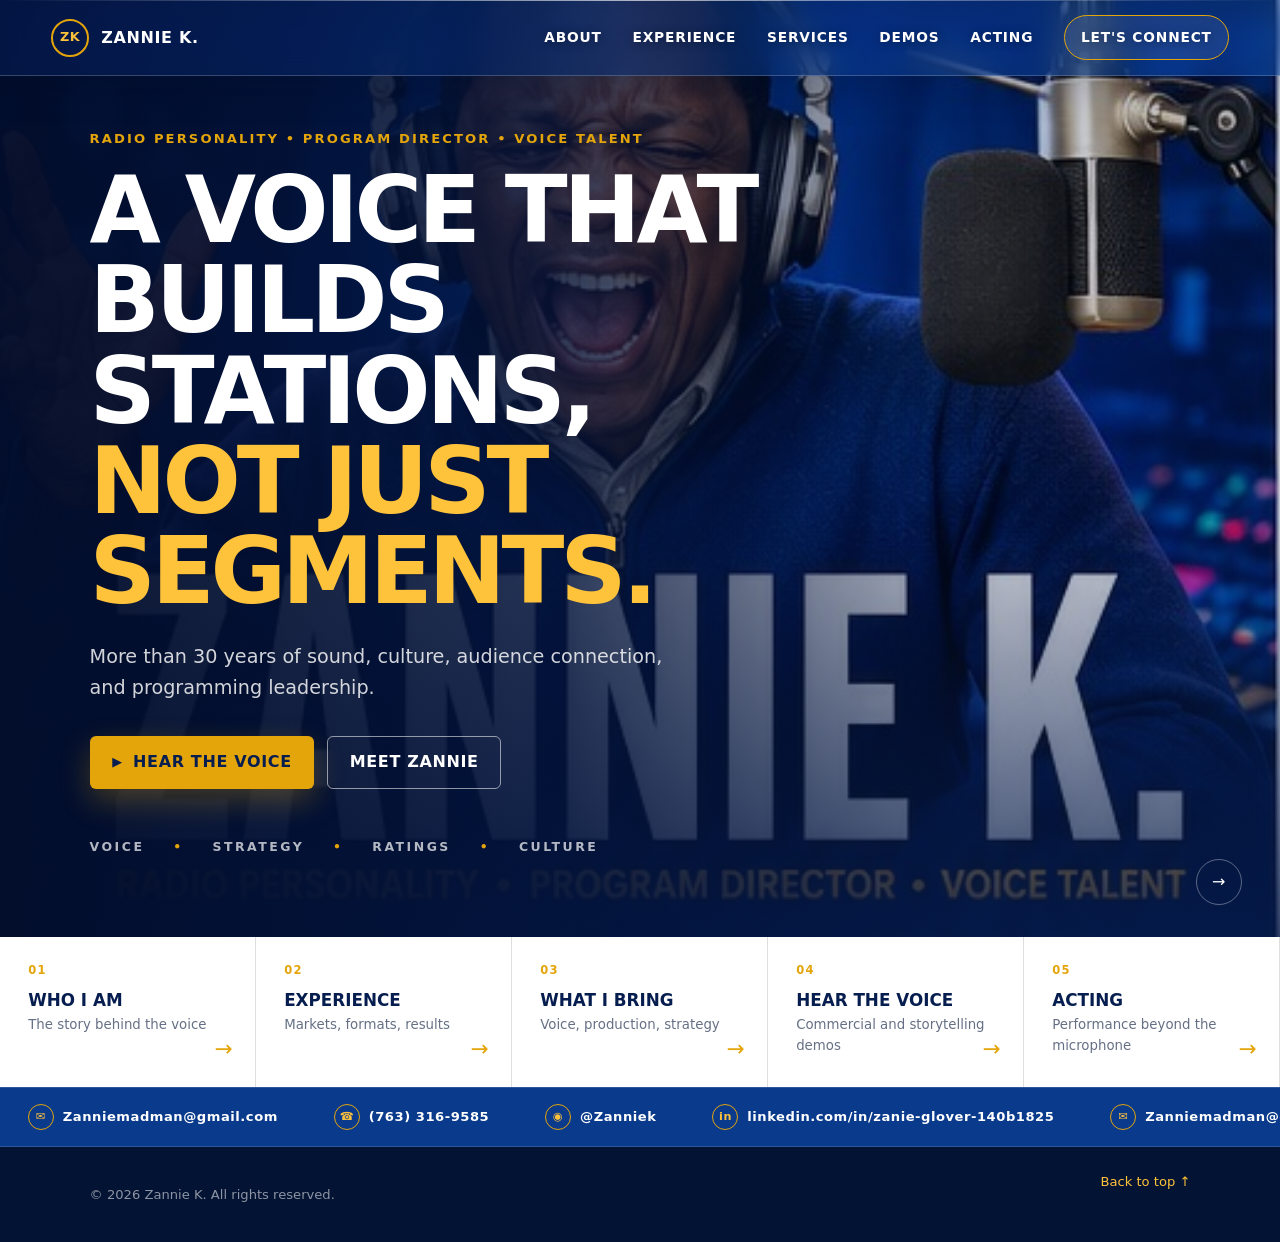
<file: index.html>
<!doctype html>
<html lang="en">
<head>
  <meta charset="UTF-8">
  <meta name="viewport" content="width=device-width, initial-scale=1.0">
  <meta name="description" content="Zannie K. — veteran radio personality, program director, voice talent, and performer available for voice tracking, voiceover, acting, and programming consulting.">
  <title>Zannie K. | Radio Personality & Voice Talent</title>
  <link rel="stylesheet" href="styles.css">
  <script src="script.js" defer></script>
</head>
<body data-page="home">
  <a class="skip-link" href="#main">Skip to content</a>

  <header class="site-header">
    <a class="brand" href="#top" aria-label="Zannie K. home">
      <span class="brand-mark">ZK</span>
      <span>Zannie K.</span>
    </a>
    <button class="menu-button" type="button" aria-expanded="false" aria-controls="site-nav">
      <span></span><span></span><span></span>
      <span class="sr-only">Open menu</span>
    </button>
    <nav id="site-nav" class="site-nav" aria-label="Main navigation">
      <a class="page-link" href="about.html">About</a>
      <a class="page-link" href="experience.html">Experience</a>
      <a class="page-link" href="services.html">Services</a>
      <a class="page-link" href="demos.html">Demos</a>
      <a class="page-link" href="acting.html">Acting</a>
      <a class="nav-cta page-link" href="contact.html">Let's connect</a>
    </nav>
  </header>

  <main id="main">
    <section id="top" class="hero">
      <div class="hero-photo" role="img" aria-label="Zannie K. broadcasting in a radio studio"></div>
      <div class="hero-overlay"></div>
      <div class="hero-content">
        <p class="eyebrow">Radio personality • Program director • Voice talent</p>
        <h1>A voice that builds stations,<br><em>not just segments.</em></h1>
        <p class="hero-copy">More than 30 years of sound, culture, audience connection, and programming leadership.</p>
        <div class="hero-actions">
          <a class="button button-gold page-link" href="demos.html">
            <span class="play-icon" aria-hidden="true">▶</span> Hear the voice
          </a>
          <a class="button button-ghost page-link" href="about.html">Meet Zannie</a>
        </div>
        <ul class="hero-tags" aria-label="Areas of expertise">
          <li>Voice</li><li>Strategy</li><li>Ratings</li><li>Culture</li>
        </ul>
      </div>
      <a class="scroll-cue page-link" href="about.html" aria-label="Continue to Who I Am page">→</a>
    </section>

    <nav class="cover-chapters" aria-label="Explore Zannie K.'s media kit">
      <a class="page-link" href="about.html"><span>01</span><strong>Who I Am</strong><small>The story behind the voice</small></a>
      <a class="page-link" href="experience.html"><span>02</span><strong>Experience</strong><small>Markets, formats, results</small></a>
      <a class="page-link" href="services.html"><span>03</span><strong>What I Bring</strong><small>Voice, production, strategy</small></a>
      <a class="page-link" href="demos.html"><span>04</span><strong>Hear the Voice</strong><small>Commercial and storytelling demos</small></a>
      <a class="page-link" href="acting.html"><span>05</span><strong>Acting</strong><small>Performance beyond the microphone</small></a>
    </nav>

    <section id="about" class="section about-section">
      <div class="section-heading">
        <p class="eyebrow">Who I am</p>
        <h2>Real connection.<br>Consistent delivery.</h2>
      </div>
      <div class="about-copy">
        <p class="lead">Zannie K. is a veteran radio personality and programming leader with over 30 years of experience shaping sound, culture, and audience connection across major and mid-sized markets.</p>
        <p>He has led and contributed to stations across the country, including Detroit, Chicago, Minneapolis, and Atlanta, working across Urban AC, Hip-Hop, R&amp;B, CHR, and Hot AC.</p>
        <p>Zannie balances entertainment and strategy—delivering on-air content that resonates while driving measurable performance behind the scenes.</p>
        <blockquote>
          <span class="quote-mark">“</span>
          Zannie understands how to connect with an audience and deliver content that feels real, current, and consistent.
        </blockquote>
      </div>
      <figure class="about-photo">
        <img src="assets/images/headshot.jpg" alt="Zannie K. smiling">
      </figure>
    </section>

    <section id="experience" class="section experience-section">
      <div class="experience-photo" role="img" aria-label="Zannie K. working at a radio station"></div>
      <div class="experience-content">
        <p class="eyebrow">Experience that delivers</p>
        <h2>Broadcast-tested.<br>Built for today.</h2>
        <div class="stat-grid">
          <article><strong>30+</strong><span>Years on air</span></article>
          <article><strong>4+</strong><span>Major markets</span></article>
          <article><strong>6</strong><span>Radio formats</span></article>
          <article><strong>360°</strong><span>Brand perspective</span></article>
        </div>
        <div class="experience-detail">
          <h3>Program Director</h3>
          <p>105.1 The Bounce &amp; 105.9 Kiss FM — Detroit, MI</p>
          <h3>On-Air Personality</h3>
          <p>Multiple major and mid-sized markets nationwide</p>
          <h3>Markets</h3>
          <p>Detroit • Chicago • Minneapolis • Atlanta • Nationwide</p>
        </div>
      </div>
    </section>

    <section id="services" class="section services-section">
      <div class="center-heading">
        <p class="eyebrow">What I bring to your station</p>
        <h2>Flexible talent. Focused results.</h2>
        <p>Reliable, efficient, and built for today's radio environment.</p>
      </div>
      <div class="service-grid">
        <article class="service-card">
          <span class="service-number">01</span>
          <div class="service-icon" aria-hidden="true">🎙</div>
          <h3>Voice Tracking</h3>
          <ul>
            <li>Market-aware delivery that sounds local</li>
            <li>Clean transitions, music flow, and energy control</li>
            <li>Consistent tone aligned with your brand</li>
          </ul>
        </article>
        <article class="service-card featured-card">
          <span class="service-number">02</span>
          <div class="service-icon" aria-hidden="true">≋</div>
          <h3>Voiceover &amp; Production</h3>
          <ul>
            <li>Commercial reads: smooth, authoritative, relatable</li>
            <li>Imaging and promos</li>
            <li>Branded audio content</li>
          </ul>
        </article>
        <article class="service-card">
          <span class="service-number">03</span>
          <div class="service-icon" aria-hidden="true">↗</div>
          <h3>Programming &amp; Strategy</h3>
          <ul>
            <li>Format alignment and talent coaching</li>
            <li>Audience engagement strategies</li>
            <li>Digital and on-air integration</li>
          </ul>
        </article>
      </div>
    </section>

    <section id="demos" class="section demos-section">
      <div class="demo-intro">
        <p class="eyebrow">Hear the voice</p>
        <h2>Versatile. Engaging. Authentic.</h2>
        <p>Hear the range. Feel the connection.</p>
      </div>
      <div class="demo-list">
        <article class="demo-player" data-src="assets/audio/15-second-demo.mp3">
          <button class="track-button" type="button" aria-label="Play 15 second voice demo" disabled>▶</button>
          <div class="track-info">
            <div><strong>15 second demo</strong><span>Quick • Catchy • Impactful</span></div>
            <div class="waveform" aria-hidden="true"></div>
            <span class="track-status">Loading demo…</span>
          </div>
        </article>
        <article class="demo-player" data-src="assets/audio/20-second-demo.mp3">
          <button class="track-button" type="button" aria-label="Play 20 second voice demo" disabled>▶</button>
          <div class="track-info">
            <div><strong>20 second demo</strong><span>Engaging • Relatable • Natural</span></div>
            <div class="waveform" aria-hidden="true"></div>
            <span class="track-status">Loading demo…</span>
          </div>
        </article>
        <article class="demo-player" data-src="assets/audio/full-voice-demo.mp3">
          <button class="track-button" type="button" aria-label="Play full voice demo" disabled>▶</button>
          <div class="track-info">
            <div><strong>Full voice demo</strong><span>Complete 1:58 Voice Showcase</span></div>
            <div class="waveform" aria-hidden="true"></div>
            <span class="track-status">Loading demo…</span>
          </div>
        </article>
      </div>
    </section>

    <section class="section modern-section">
      <div class="modern-copy">
        <p class="eyebrow">Built for today's media landscape</p>
        <h2>Beyond the dial.</h2>
        <p class="lead">Traditional radio expertise meets the modern tools that help stations expand their reach.</p>
        <ul class="check-list">
          <li>Social media content alignment</li>
          <li>Digital audience engagement</li>
          <li>AI-assisted production workflows</li>
          <li>Brand consistency across platforms</li>
        </ul>
        <p class="result-line">The result: a station that doesn't just broadcast—it connects everywhere.</p>
      </div>
      <div class="modern-photo" role="img" aria-label="Professional broadcast microphone in a radio studio"></div>
    </section>

    <section id="contact" class="section contact-section">
      <div>
        <p class="eyebrow">Let's connect</p>
        <h2>Let's build something that sounds as good as it performs.</h2>
      </div>
      <div class="contact-panel">
        <div class="contact-links">
          <a href="mailto:Zanniemadman@gmail.com"><span>Email</span>Zanniemadman@gmail.com</a>
          <a href="tel:+17633169585"><span>Phone</span>(763) 316-9585</a>
        </div>
        <div class="availability">
          <span class="availability-dot"></span>
          Available for voice tracking, voiceover, acting, and programming consulting
        </div>
      </div>
    </section>
  </main>

  <div class="contact-ticker" aria-label="Zannie K. contact information">
    <div class="ticker-track">
      <div class="ticker-group">
        <a href="mailto:Zanniemadman@gmail.com"><span>✉</span> Zanniemadman@gmail.com</a>
        <a href="tel:+17633169585"><span>☎</span> (763) 316-9585</a>
        <a href="https://www.instagram.com/Zanniek" target="_blank" rel="noopener"><span>◉</span> @Zanniek</a>
        <a href="https://www.linkedin.com/in/zanie-glover-140b1825/" target="_blank" rel="noopener"><span>in</span> linkedin.com/in/zanie-glover-140b1825</a>
      </div>
      <div class="ticker-group" aria-hidden="true">
        <a tabindex="-1" href="mailto:Zanniemadman@gmail.com"><span>✉</span> Zanniemadman@gmail.com</a>
        <a tabindex="-1" href="tel:+17633169585"><span>☎</span> (763) 316-9585</a>
        <a tabindex="-1" href="https://www.instagram.com/Zanniek"><span>◉</span> @Zanniek</a>
        <a tabindex="-1" href="https://www.linkedin.com/in/zanie-glover-140b1825/"><span>in</span> linkedin.com/in/zanie-glover-140b1825</a>
      </div>
    </div>
  </div>

  <footer class="site-footer">
    <p>© <span id="year"></span> Zannie K. All rights reserved.</p>
    <a href="#top">Back to top ↑</a>
  </footer>
</body>
</html>
</file>
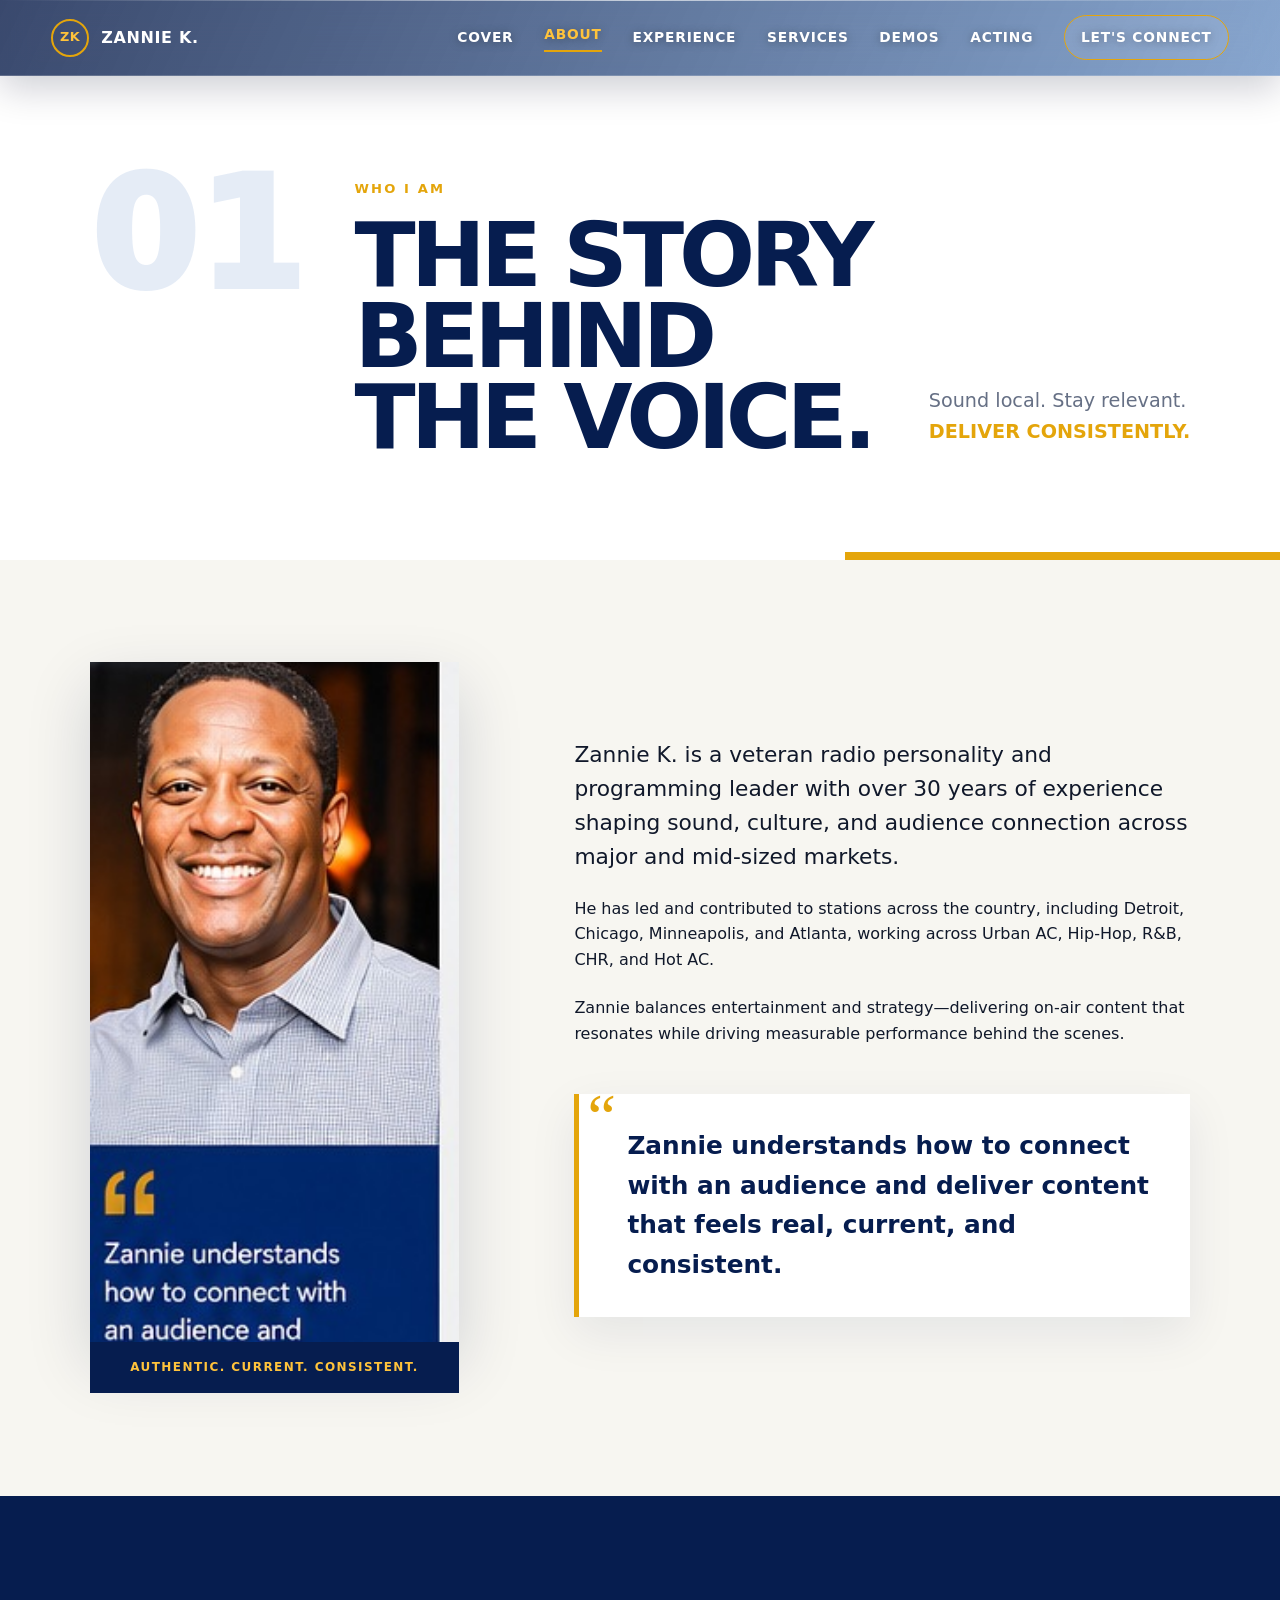
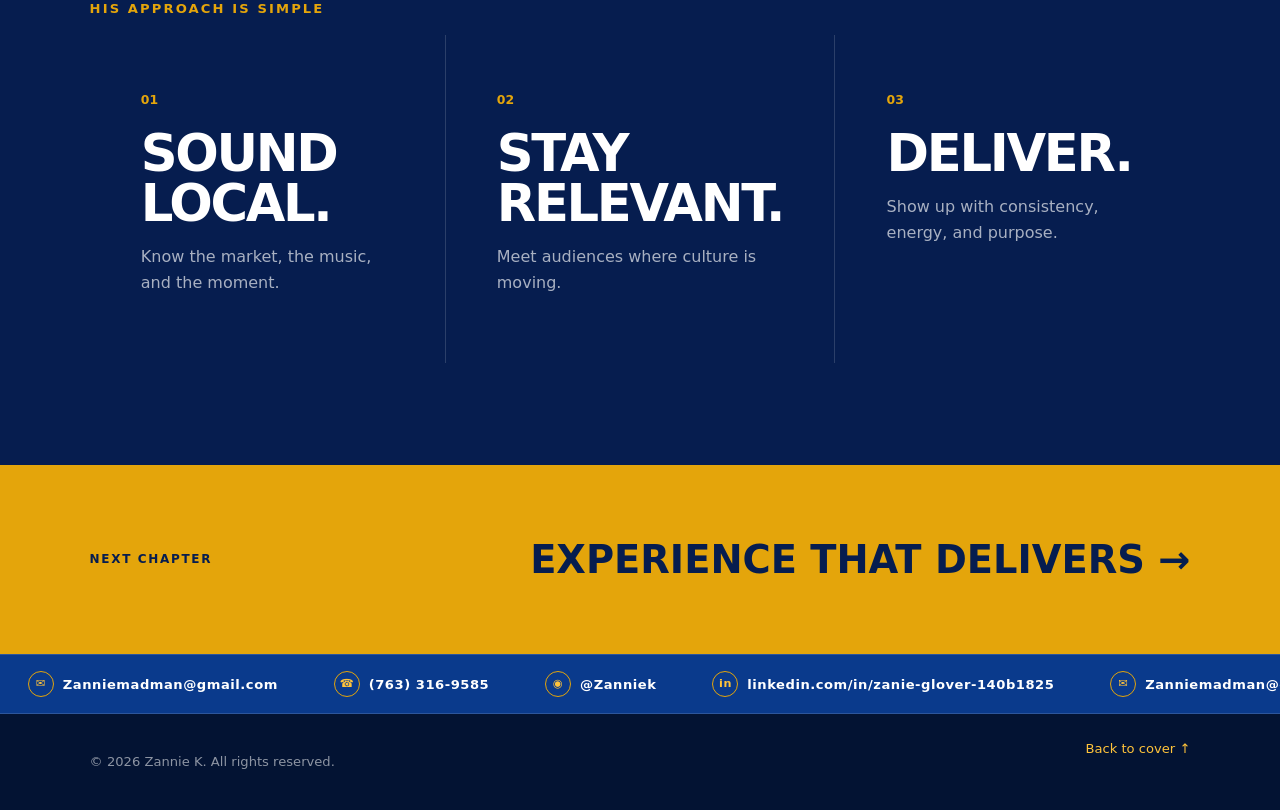
<file: about.html>
<!doctype html><html lang="en"><head>
  <meta charset="UTF-8"><meta name="viewport" content="width=device-width, initial-scale=1.0">
  <meta name="description" content="Meet Zannie K., a veteran radio personality and programming leader.">
  <title>Who I Am | Zannie K.</title><link rel="stylesheet" href="styles.css"><script src="script.js" defer></script>
</head><body data-page="about">
  <a class="skip-link" href="#main">Skip to content</a><div data-header></div>
  <main id="main" class="inner-page">
    <section class="page-title-block"><div class="page-number">01</div><div><p class="eyebrow">Who I am</p><h1>The story behind<br>the voice.</h1></div><p class="page-lead">Sound local. Stay relevant.<br><strong>Deliver consistently.</strong></p></section>
    <section class="story-layout page-section">
      <figure class="story-portrait reveal-on-scroll from-left"><img src="assets/images/headshot.jpg" alt="Zannie K. smiling"><figcaption>Authentic. Current. Consistent.</figcaption></figure>
      <article class="story-copy reveal-on-scroll from-right"><p class="lead">Zannie K. is a veteran radio personality and programming leader with over 30 years of experience shaping sound, culture, and audience connection across major and mid-sized markets.</p><p>He has led and contributed to stations across the country, including Detroit, Chicago, Minneapolis, and Atlanta, working across Urban AC, Hip-Hop, R&amp;B, CHR, and Hot AC.</p><p>Zannie balances entertainment and strategy—delivering on-air content that resonates while driving measurable performance behind the scenes.</p><blockquote><span>“</span>Zannie understands how to connect with an audience and deliver content that feels real, current, and consistent.</blockquote></article>
    </section>
    <section class="principles page-section"><p class="eyebrow reveal-on-scroll">His approach is simple</p><div class="principle-grid"><article class="reveal-on-scroll"><span>01</span><h2>Sound local.</h2><p>Know the market, the music, and the moment.</p></article><article class="reveal-on-scroll"><span>02</span><h2>Stay relevant.</h2><p>Meet audiences where culture is moving.</p></article><article class="reveal-on-scroll"><span>03</span><h2>Deliver.</h2><p>Show up with consistency, energy, and purpose.</p></article></div></section>
    <a class="next-page page-link" href="experience.html"><span>Next chapter</span><strong>Experience that delivers →</strong></a>
  </main><div data-footer></div>
</body></html>
</file>
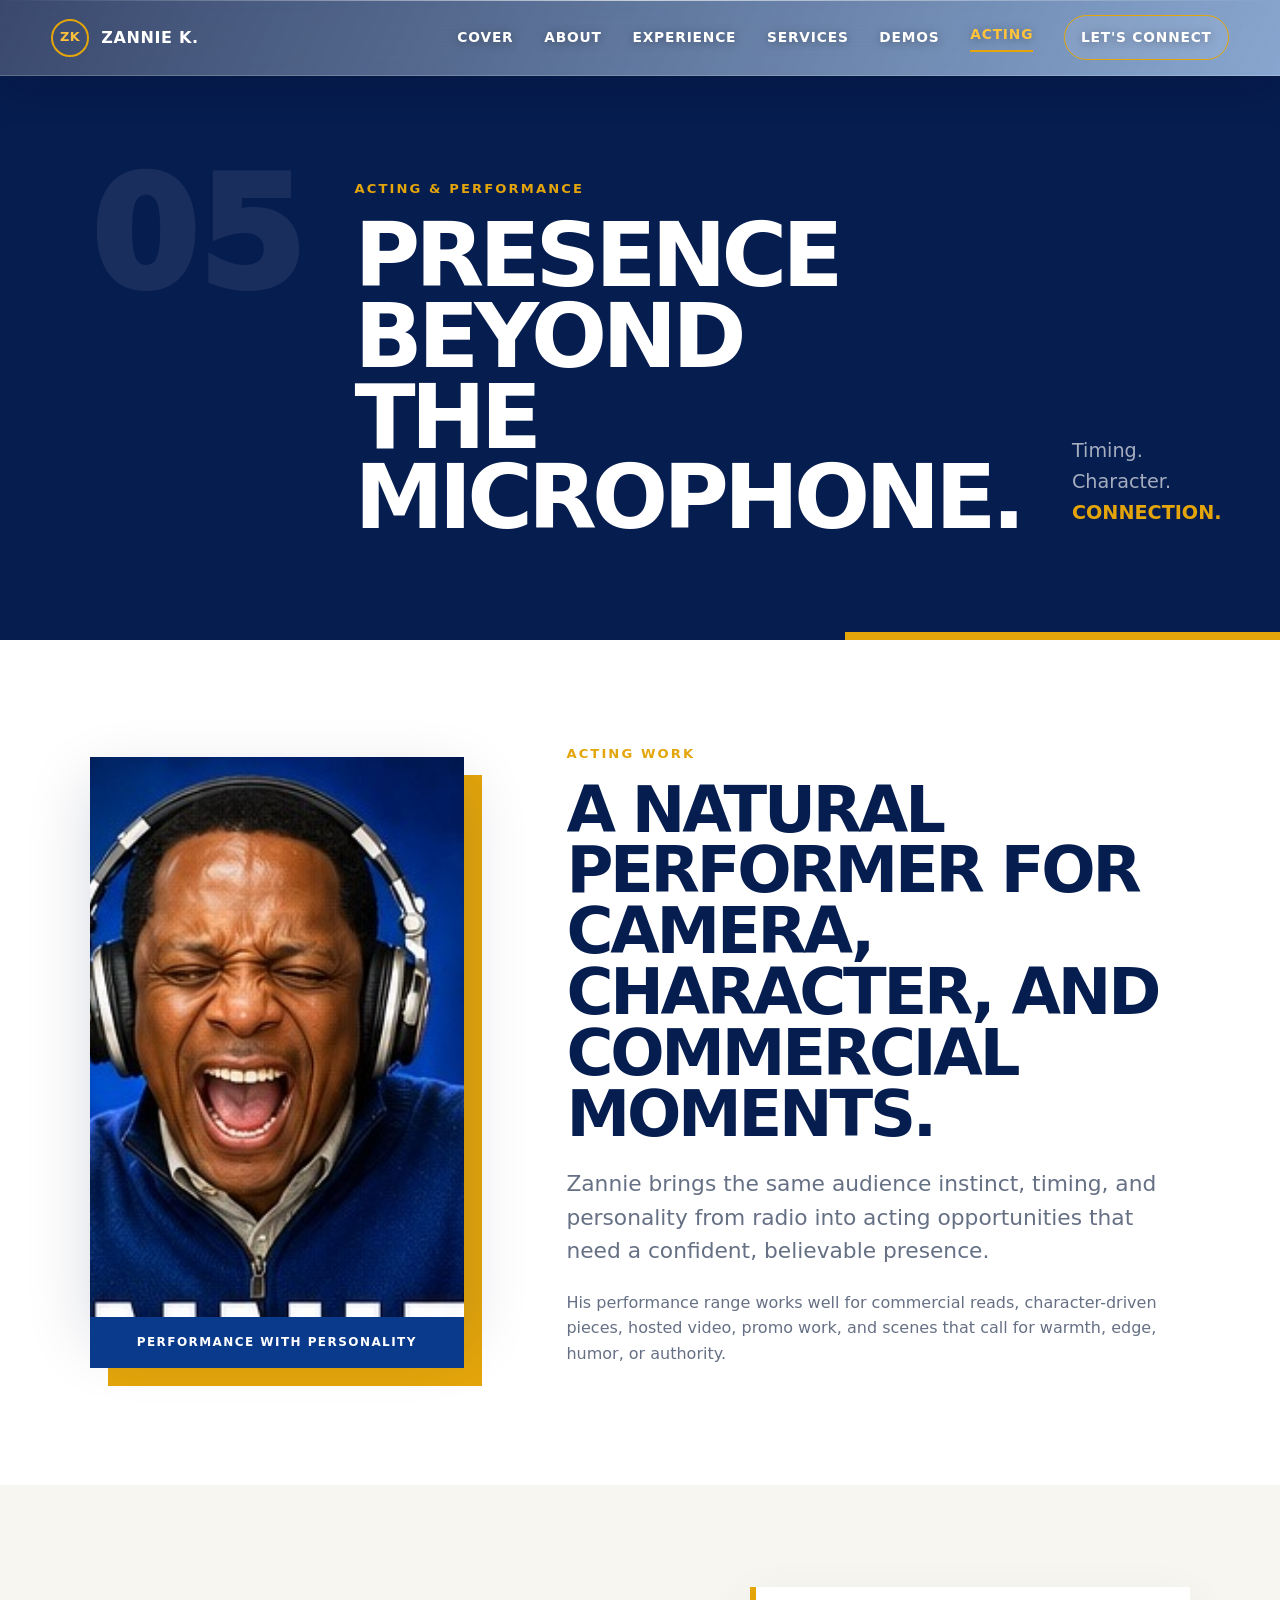
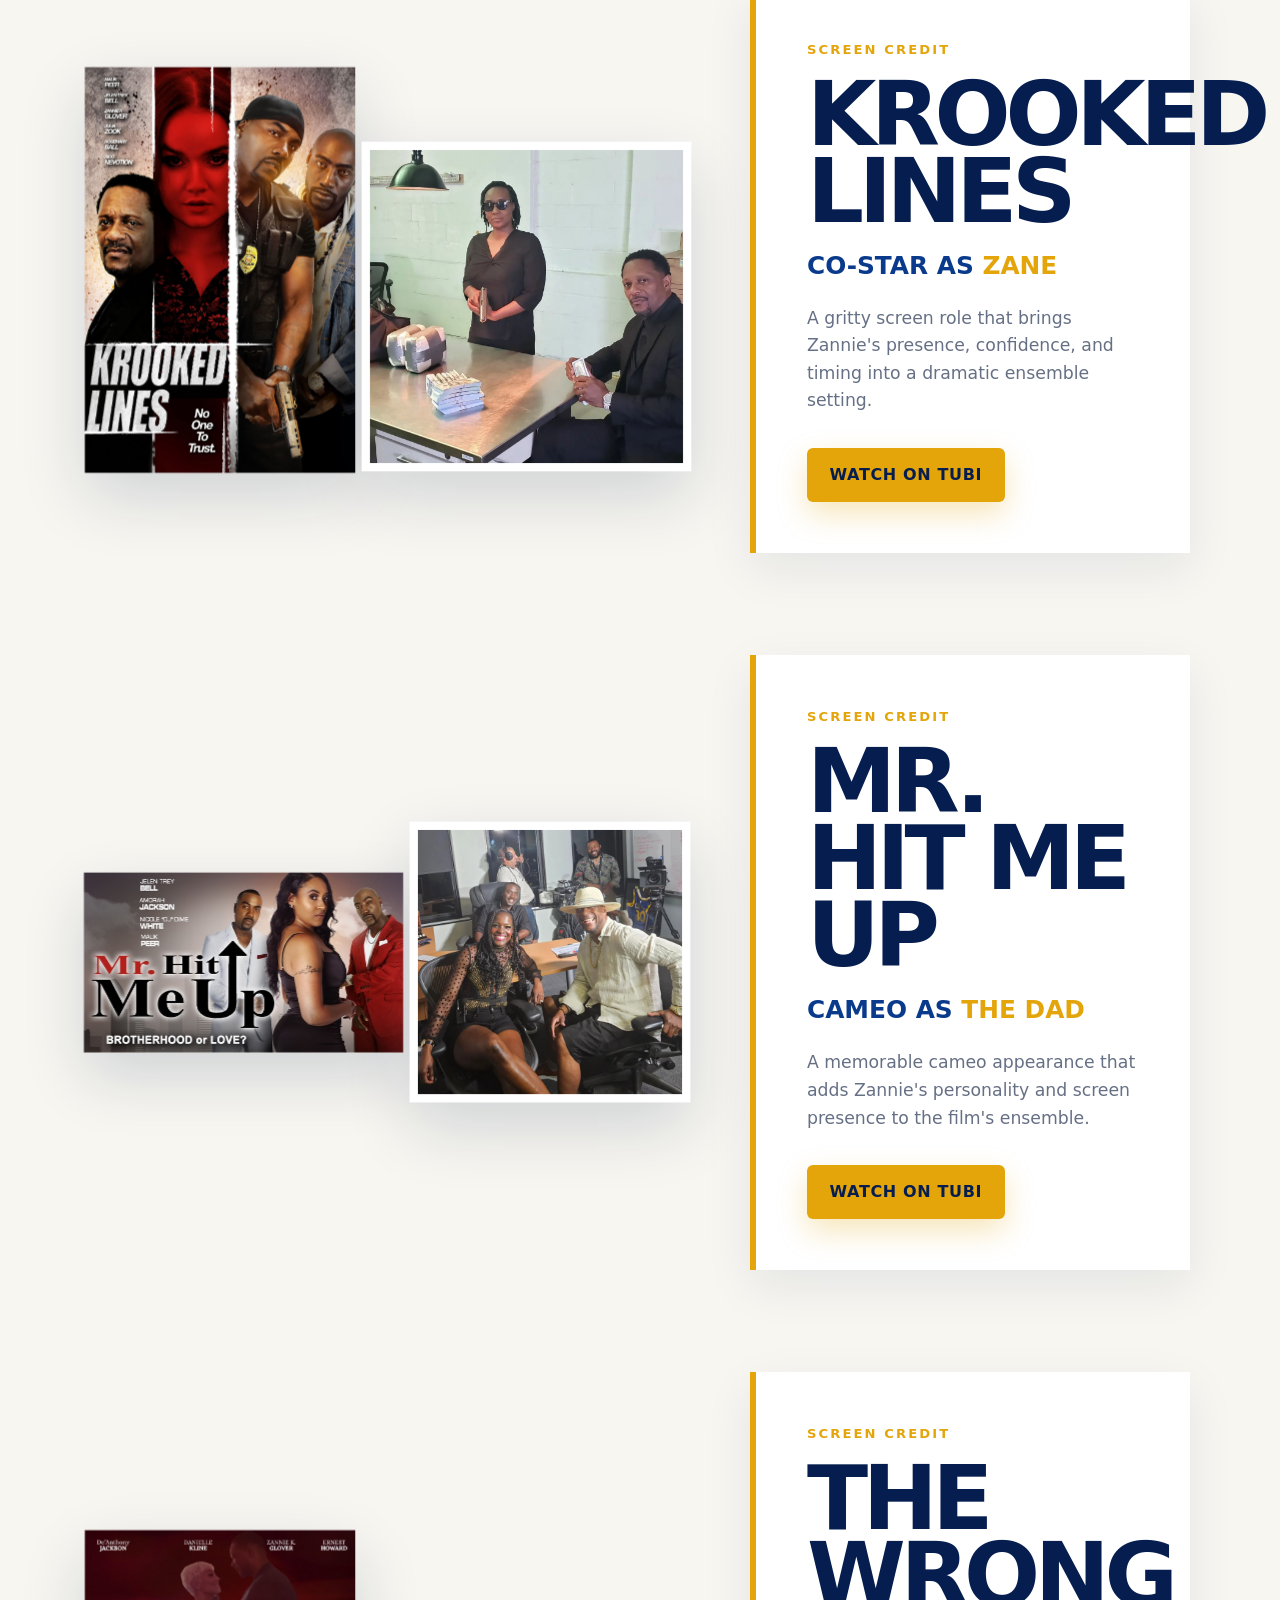
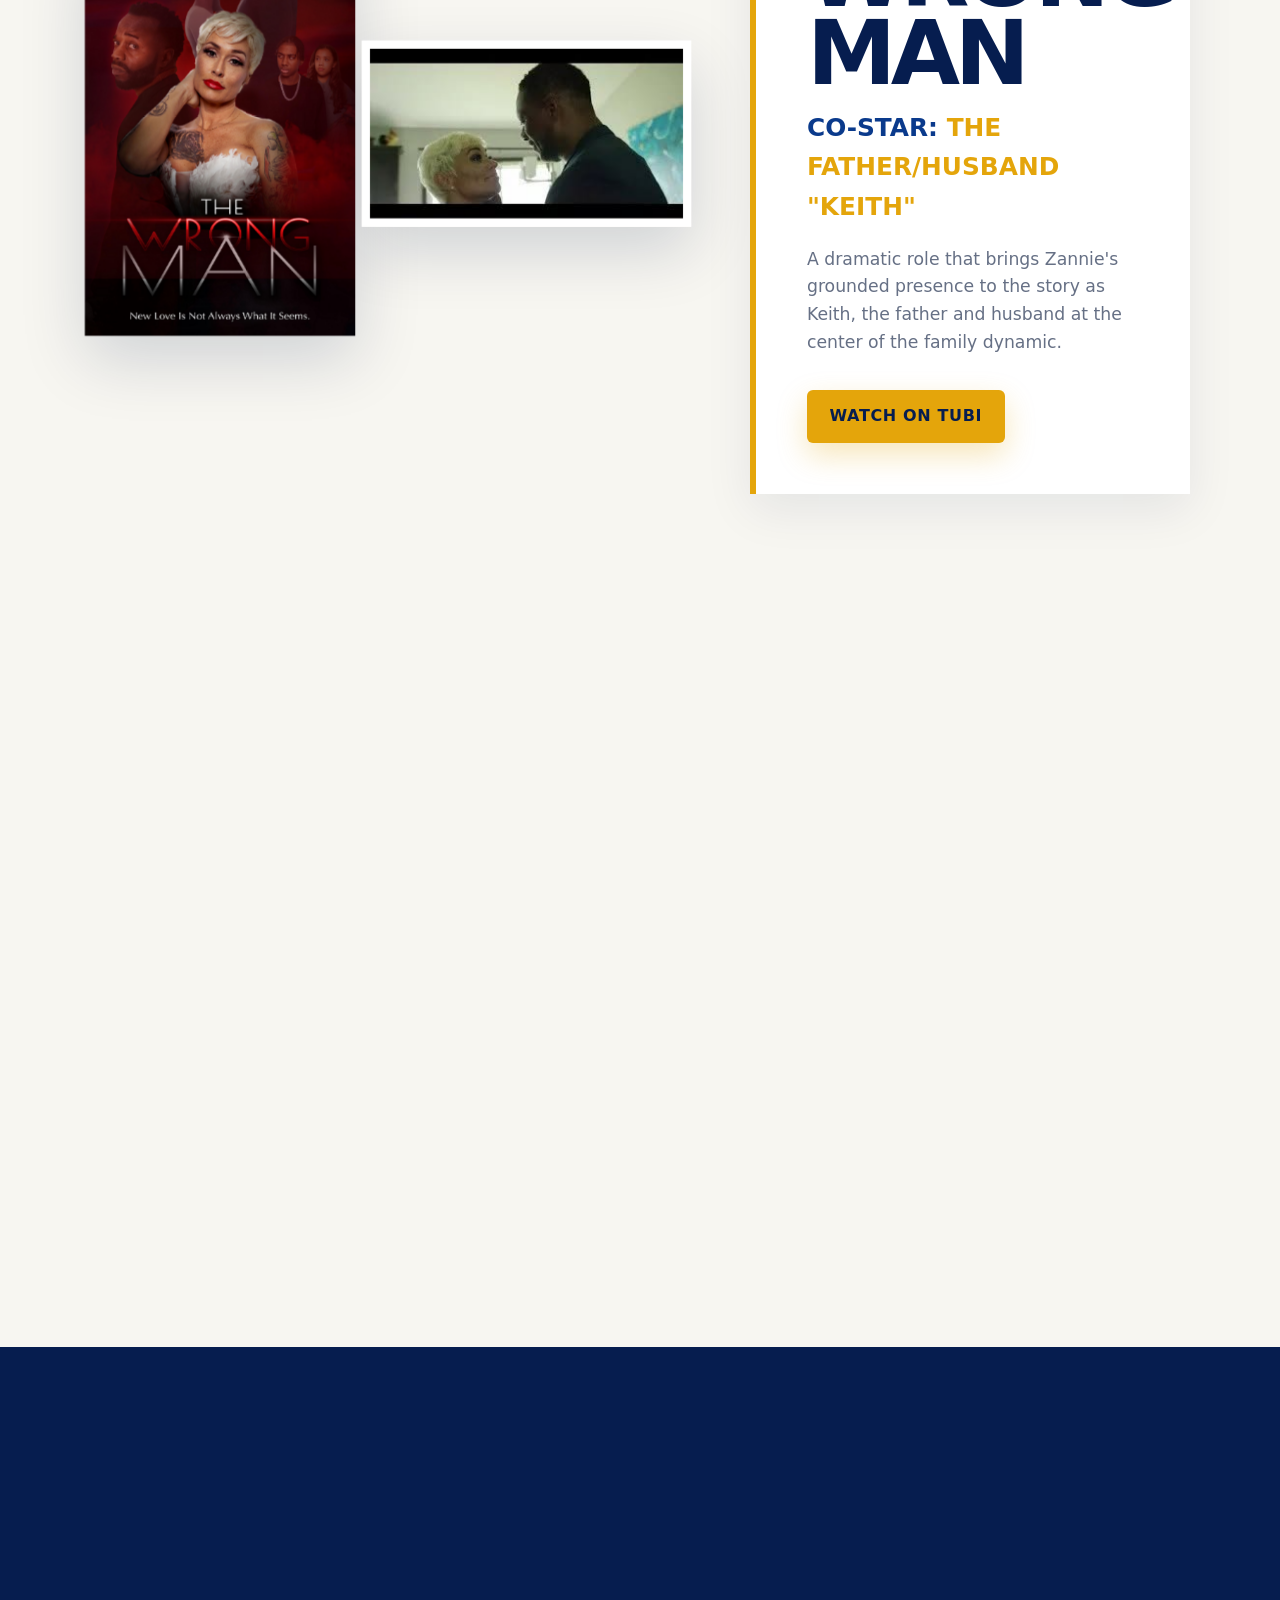
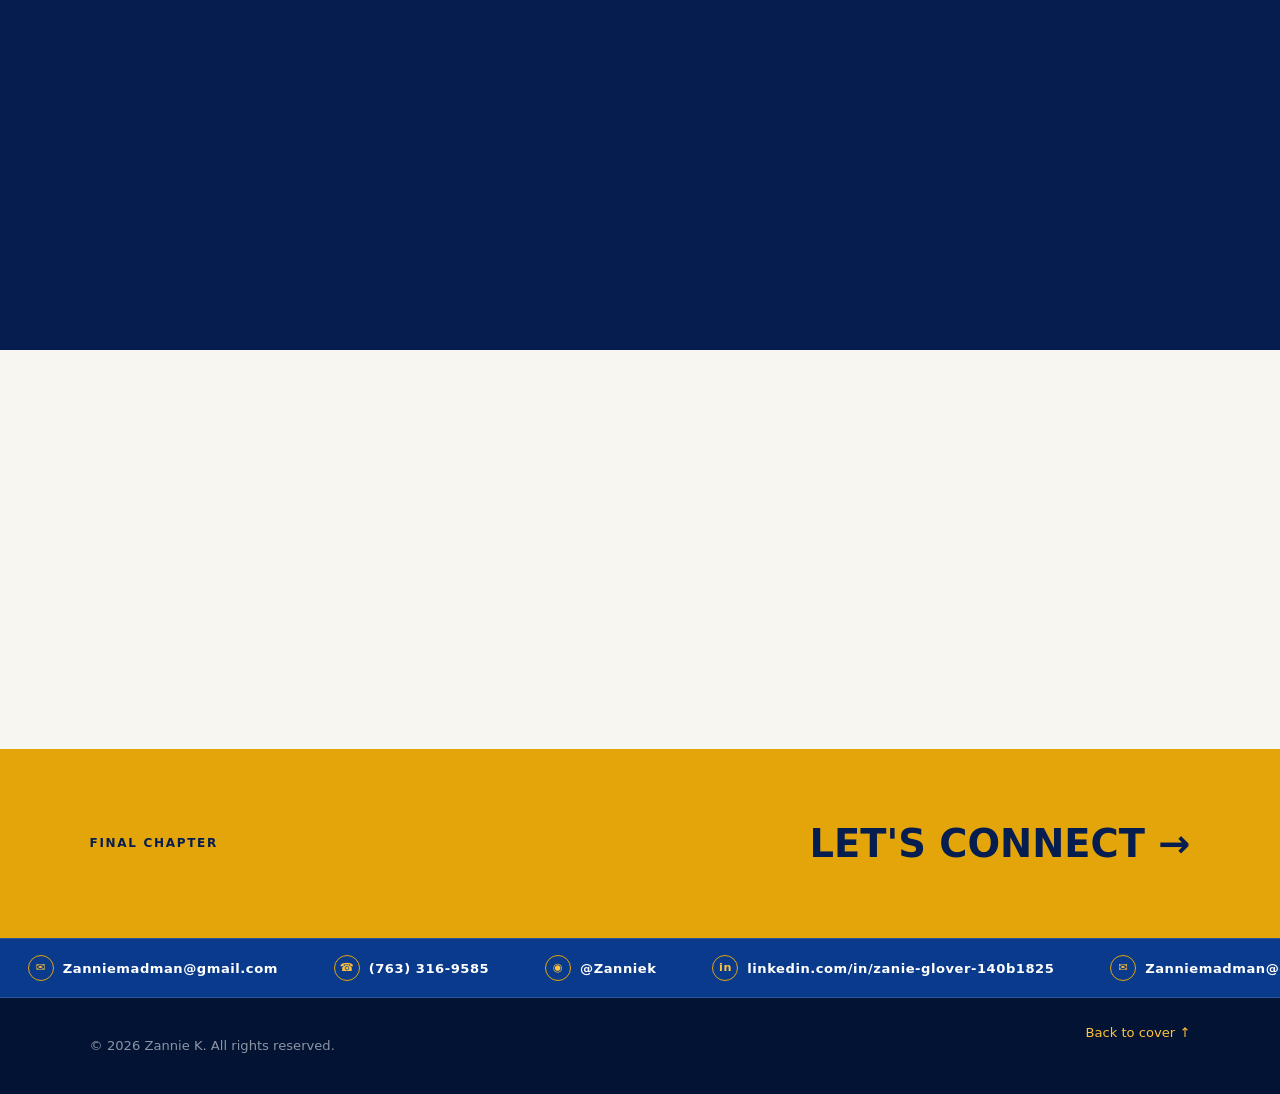
<file: acting.html>
<!doctype html><html lang="en"><head>
  <meta charset="UTF-8"><meta name="viewport" content="width=device-width, initial-scale=1.0"><meta name="description" content="Acting and performance work from Zannie K., including Krooked Lines, Mr. Hit Me Up, The Wrong Man, The King: Roman's Revenge, commercial performance, character reads, and on-camera presence.">
  <title>Acting | Zannie K.</title><link rel="stylesheet" href="styles.css"><script src="script.js" defer></script>
</head><body data-page="acting">
  <a class="skip-link" href="#main">Skip to content</a><div data-header></div><main id="main" class="inner-page acting-page">
    <section class="page-title-block acting-title"><div class="page-number">05</div><div><p class="eyebrow">Acting &amp; performance</p><h1>Presence beyond<br>the microphone.</h1></div><p class="page-lead">Timing. Character.<br><strong>Connection.</strong></p></section>
    <section class="acting-showcase page-section">
      <figure class="acting-photo reveal-on-scroll from-left"><img src="assets/images/cover-face.jpg" alt="Zannie K. portrait"><figcaption>Performance with personality</figcaption></figure>
      <div class="acting-copy reveal-on-scroll from-right">
        <p class="eyebrow">Acting work</p>
        <h2>A natural performer for camera, character, and commercial moments.</h2>
        <p class="lead">Zannie brings the same audience instinct, timing, and personality from radio into acting opportunities that need a confident, believable presence.</p>
        <p>His performance range works well for commercial reads, character-driven pieces, hosted video, promo work, and scenes that call for warmth, edge, humor, or authority.</p>
      </div>
    </section>
    <section class="screen-credit page-section" aria-labelledby="screen-credit-heading">
      <div class="credit-gallery reveal-on-scroll from-left">
        <img class="credit-poster" src="assets/images/krooked-lines-poster.jpg" alt="Krooked Lines movie poster">
        <img class="credit-still" src="assets/images/krooked-lines-scene.jpg" alt="Zannie K. in a scene from Krooked Lines">
      </div>
      <div class="credit-details reveal-on-scroll from-right">
        <p class="eyebrow">Screen credit</p>
        <h2 id="screen-credit-heading">Krooked Lines</h2>
        <p class="credit-role">Co-star as <strong>Zane</strong></p>
        <p>A gritty screen role that brings Zannie's presence, confidence, and timing into a dramatic ensemble setting.</p>
        <a class="button button-gold credit-watch" href="https://tubitv.com/movies/713629/krooked-lines" target="_blank" rel="noopener">Watch on Tubi</a>
      </div>
    </section>
    <section class="screen-credit page-section" aria-labelledby="mr-hit-me-up-heading">
      <div class="credit-gallery wide-credit-gallery reveal-on-scroll from-left">
        <img class="credit-poster credit-poster-wide" src="assets/images/mr-hit-me-up-poster.jpg" alt="Mr. Hit Me Up movie artwork">
        <img class="credit-still" src="assets/images/mr-hit-me-up-set.jpg" alt="Zannie K. on set for Mr. Hit Me Up">
      </div>
      <div class="credit-details reveal-on-scroll from-right">
        <p class="eyebrow">Screen credit</p>
        <h2 id="mr-hit-me-up-heading">Mr. Hit Me Up</h2>
        <p class="credit-role">Cameo as <strong>The Dad</strong></p>
        <p>A memorable cameo appearance that adds Zannie's personality and screen presence to the film's ensemble.</p>
        <a class="button button-gold credit-watch" href="https://tubitv.com/movies/100021502/mr-hit-me-up" target="_blank" rel="noopener">Watch on Tubi</a>
      </div>
    </section>
    <section class="screen-credit page-section" aria-labelledby="the-wrong-man-heading">
      <div class="credit-gallery reveal-on-scroll from-left">
        <img class="credit-poster" src="assets/images/the-wrong-man-poster.jpg" alt="The Wrong Man movie poster">
        <img class="credit-still credit-still-wide" src="assets/images/the-wrong-man-scene.jpg" alt="Zannie K. in a scene from The Wrong Man">
      </div>
      <div class="credit-details reveal-on-scroll from-right">
        <p class="eyebrow">Screen credit</p>
        <h2 id="the-wrong-man-heading">The Wrong Man</h2>
        <p class="credit-role">Co-star: <strong>The Father/Husband "Keith"</strong></p>
        <p>A dramatic role that brings Zannie's grounded presence to the story as Keith, the father and husband at the center of the family dynamic.</p>
        <a class="button button-gold credit-watch" href="https://tubitv.com/movies/100041312/the-wrong-man" target="_blank" rel="noopener">Watch on Tubi</a>
      </div>
    </section>
    <section class="screen-credit page-section" aria-labelledby="the-king-heading">
      <div class="credit-gallery king-credit-gallery reveal-on-scroll from-left">
        <img class="credit-poster credit-poster-square" src="assets/images/the-king-romans-revenge-poster.jpg" alt="The King: Roman's Revenge poster artwork">
        <img class="credit-still credit-still-portrait" src="assets/images/the-king-captain-harris.jpg" alt="Zannie K. as Captain Harris in The King: Roman's Revenge">
      </div>
      <div class="credit-details reveal-on-scroll from-right">
        <p class="eyebrow">Screen credit</p>
        <h2 id="the-king-heading">The King <span>Roman's Revenge</span></h2>
        <p class="credit-status">Coming soon</p>
        <p class="credit-role">Co-star as <strong>Captain Harris</strong></p>
        <p>An upcoming role featuring Zannie as Captain Harris, bringing authority and presence to the world of Roman's Revenge.</p>
      </div>
    </section>
    <section class="acting-range page-section">
      <article class="reveal-on-scroll"><span>01</span><h2>Commercial Performance</h2><p>Clean delivery, brand awareness, and a lived-in tone that keeps the message moving.</p></article>
      <article class="reveal-on-scroll"><span>02</span><h2>Character Reads</h2><p>Flexible energy, rhythm, and point of view for roles that need a memorable voice.</p></article>
      <article class="reveal-on-scroll"><span>03</span><h2>On-Camera Presence</h2><p>Camera-ready confidence for hosted content, promotions, interviews, and personality-led video.</p></article>
    </section>
    <section class="acting-cta reveal-on-scroll">
      <div><p class="eyebrow">Acting inquiries</p><h2>Bring Zannie's performance range into the next project.</h2></div>
      <a class="button button-gold page-link" href="contact.html">Let's connect</a>
    </section>
    <a class="next-page page-link" href="contact.html"><span>Final chapter</span><strong>Let's connect &rarr;</strong></a>
  </main><div data-footer></div>
</body></html>
</file>
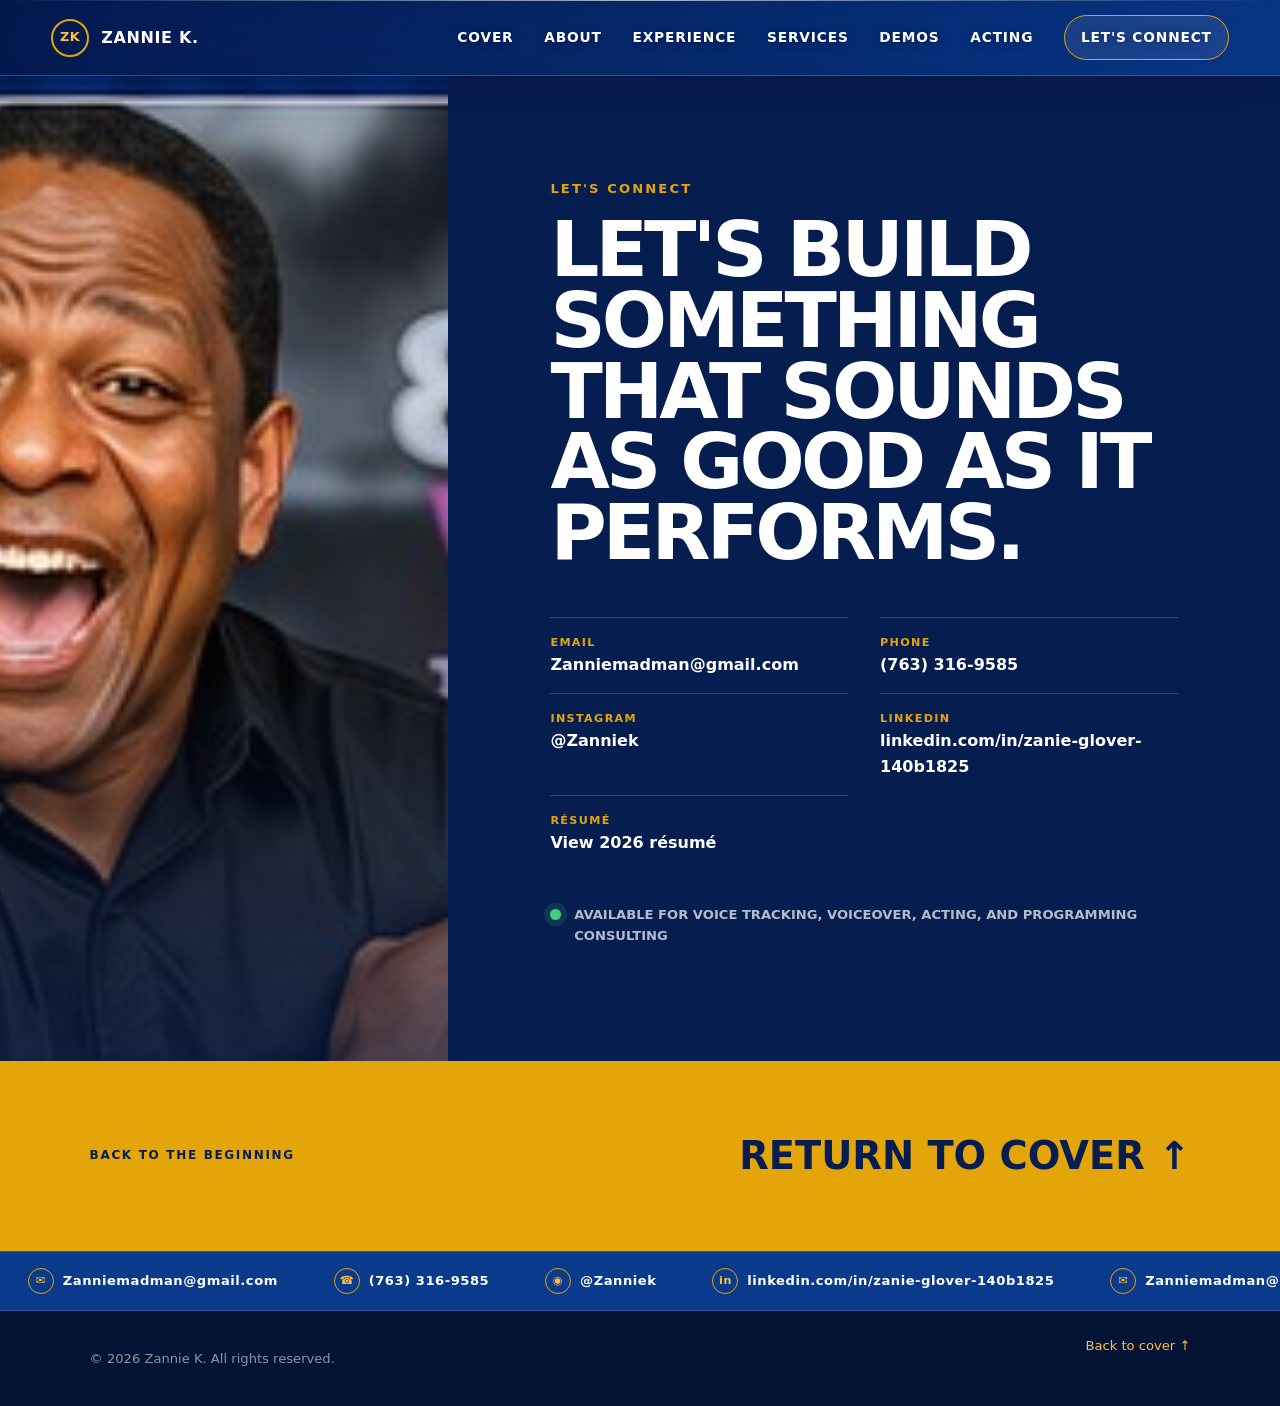
<file: contact.html>
<!doctype html><html lang="en"><head>
  <meta charset="UTF-8"><meta name="viewport" content="width=device-width, initial-scale=1.0"><meta name="description" content="Contact Zannie K. for voice tracking, voiceover, acting, and programming consulting.">
  <title>Contact | Zannie K.</title><link rel="stylesheet" href="styles.css"><script src="script.js" defer></script>
</head><body data-page="contact">
  <a class="skip-link" href="#main">Skip to content</a><div data-header></div><main id="main" class="inner-page contact-page">
    <section class="contact-hero"><div class="contact-photo reveal-on-scroll from-left" role="img" aria-label="Zannie K. at 87.7 The Vibe"></div><div class="contact-main reveal-on-scroll from-right"><p class="eyebrow">Let's connect</p><h1>Let's build something that sounds as good as it performs.</h1><div class="big-contact-list"><a href="mailto:Zanniemadman@gmail.com"><span>Email</span><strong>Zanniemadman@gmail.com</strong></a><a href="tel:+17633169585"><span>Phone</span><strong>(763) 316-9585</strong></a><a href="https://www.instagram.com/Zanniek" target="_blank" rel="noopener"><span>Instagram</span><strong>@Zanniek</strong></a><a href="https://www.linkedin.com/in/zanie-glover-140b1825/" target="_blank" rel="noopener"><span>LinkedIn</span><strong>linkedin.com/in/zanie-glover-140b1825</strong></a><a href="assets/documents/zannie-k-resume-2026.pdf" target="_blank" rel="noopener"><span>Résumé</span><strong>View 2026 résumé</strong></a></div><p class="available-now"><i></i> Available for voice tracking, voiceover, acting, and programming consulting</p></div></section>
    <a class="next-page page-link" href="index.html"><span>Back to the beginning</span><strong>Return to cover ↑</strong></a>
  </main><div data-footer></div>
</body></html>
</file>
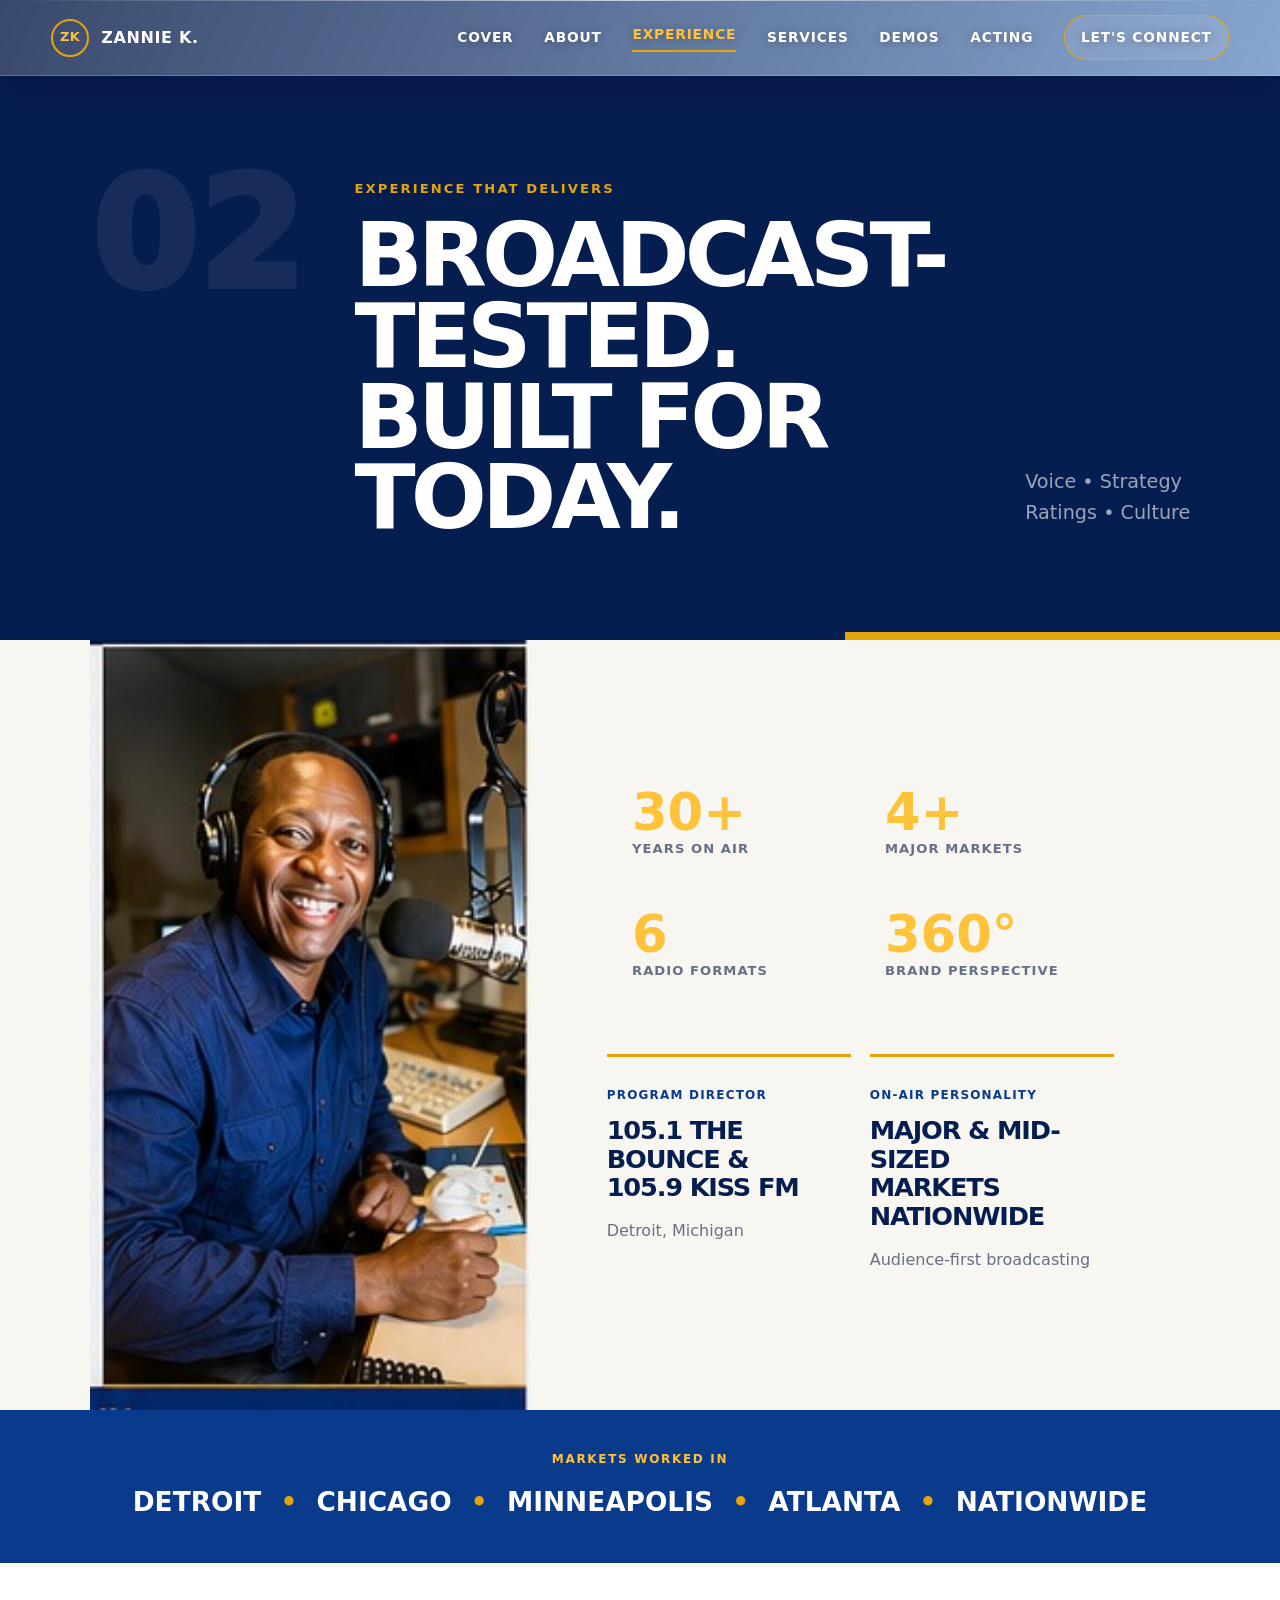
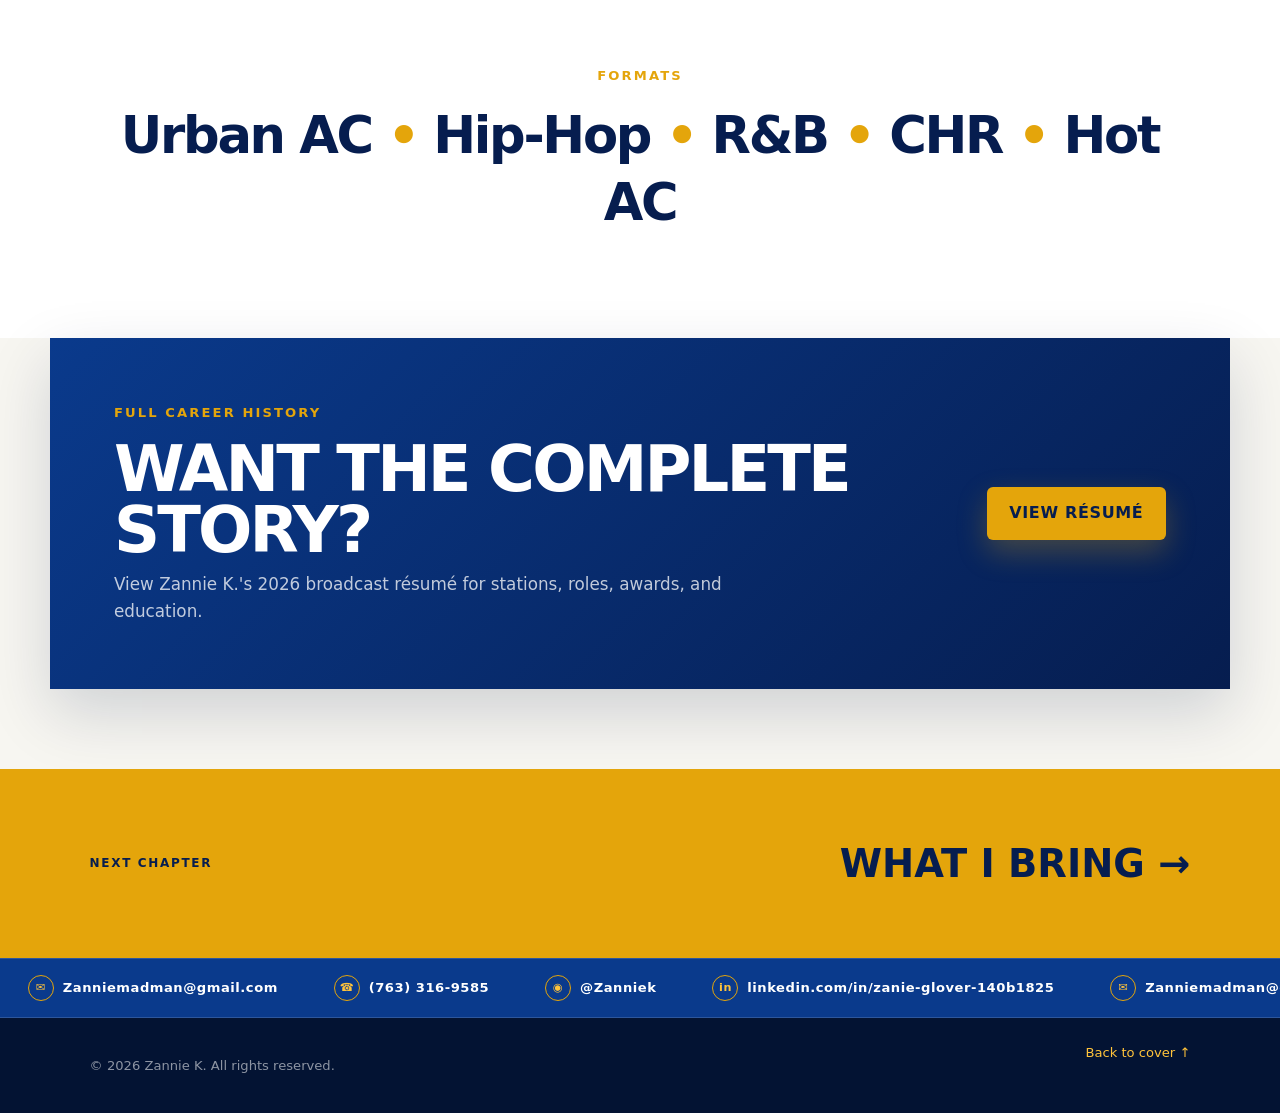
<file: experience.html>
<!doctype html><html lang="en"><head>
  <meta charset="UTF-8"><meta name="viewport" content="width=device-width, initial-scale=1.0"><meta name="description" content="Explore Zannie K.'s radio experience, markets, and formats.">
  <title>Experience | Zannie K.</title><link rel="stylesheet" href="styles.css"><script src="script.js" defer></script>
</head><body data-page="experience">
  <a class="skip-link" href="#main">Skip to content</a><div data-header></div><main id="main" class="inner-page">
    <section class="page-title-block dark-title"><div class="page-number">02</div><div><p class="eyebrow">Experience that delivers</p><h1>Broadcast-tested.<br>Built for today.</h1></div><p class="page-lead">Voice • Strategy<br>Ratings • Culture</p></section>
    <section class="experience-feature page-section"><div class="experience-image reveal-on-scroll from-left" role="img" aria-label="Zannie K. working in a radio studio"></div><div class="experience-body reveal-on-scroll from-right"><div class="stat-grid page-stats"><article><strong>30+</strong><span>Years on air</span></article><article><strong>4+</strong><span>Major markets</span></article><article><strong>6</strong><span>Radio formats</span></article><article><strong>360°</strong><span>Brand perspective</span></article></div><div class="career-list"><article><span>Program Director</span><h2>105.1 The Bounce &amp;<br>105.9 Kiss FM</h2><p>Detroit, Michigan</p></article><article><span>On-Air Personality</span><h2>Major &amp; mid-sized<br>markets nationwide</h2><p>Audience-first broadcasting</p></article></div></div></section>
    <section class="market-band"><p>Markets worked in</p><div><span>Detroit</span><i>•</i><span>Chicago</span><i>•</i><span>Minneapolis</span><i>•</i><span>Atlanta</span><i>•</i><span>Nationwide</span></div></section>
    <section class="formats page-section reveal-on-scroll"><p class="eyebrow">Formats</p><h2>Urban AC <span>•</span> Hip-Hop <span>•</span> R&amp;B <span>•</span> CHR <span>•</span> Hot AC</h2></section>
    <section class="resume-feature page-section reveal-on-scroll" aria-labelledby="resume-heading"><div><p class="eyebrow">Full career history</p><h2 id="resume-heading">Want the complete story?</h2><p>View Zannie K.'s 2026 broadcast résumé for stations, roles, awards, and education.</p></div><a class="button button-gold" href="assets/documents/zannie-k-resume-2026.pdf" type="application/pdf">View résumé</a></section>
    <a class="next-page page-link" href="services.html"><span>Next chapter</span><strong>What I bring →</strong></a>
  </main><div data-footer></div>
</body></html>
</file>
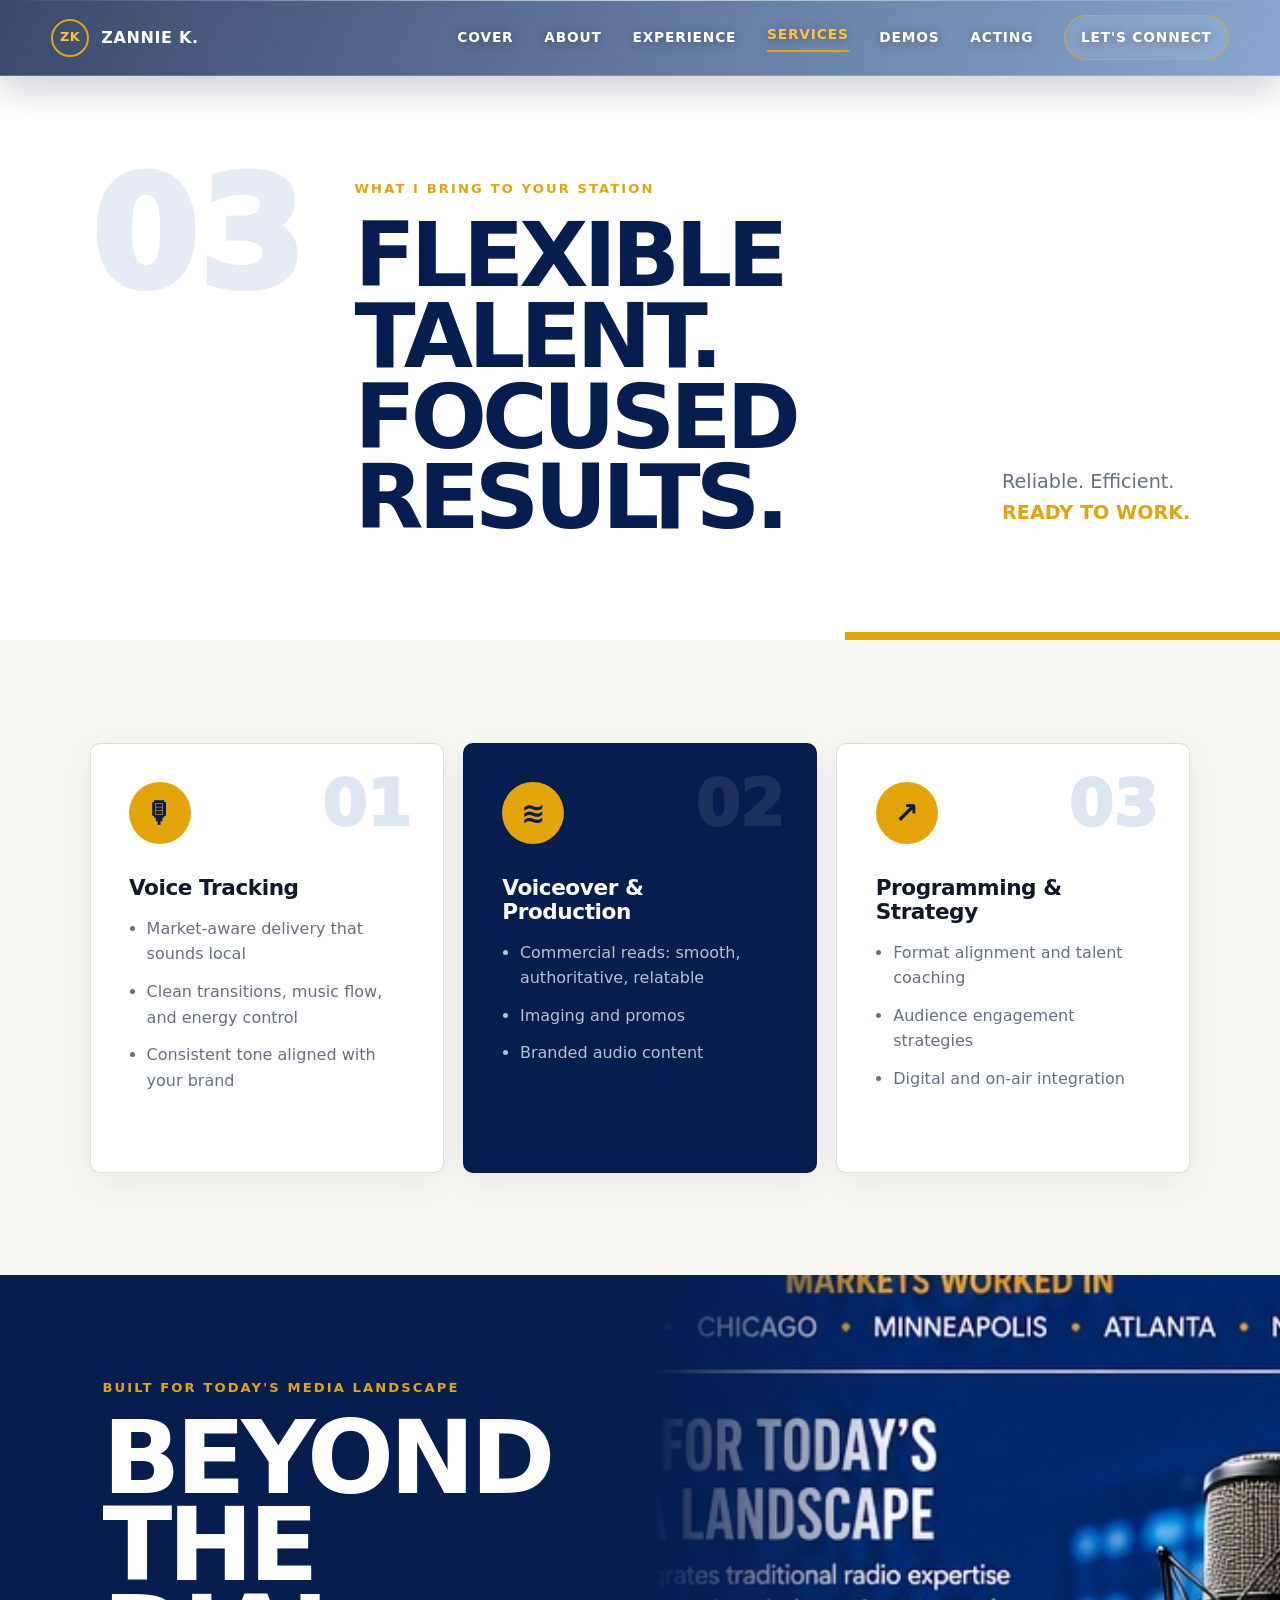
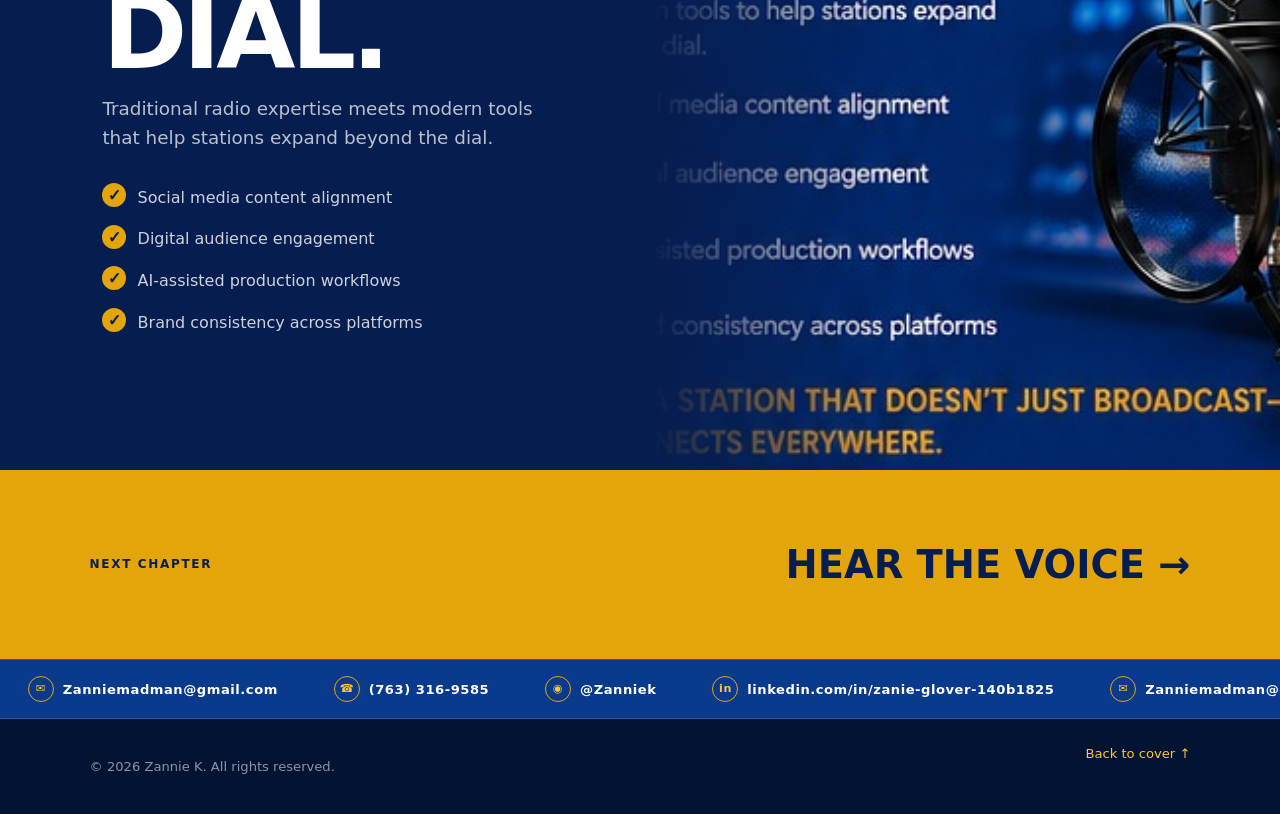
<file: services.html>
<!doctype html><html lang="en"><head>
  <meta charset="UTF-8"><meta name="viewport" content="width=device-width, initial-scale=1.0"><meta name="description" content="Voice tracking, production, and programming strategy from Zannie K.">
  <title>Services | Zannie K.</title><link rel="stylesheet" href="styles.css"><script src="script.js" defer></script>
</head><body data-page="services">
  <a class="skip-link" href="#main">Skip to content</a><div data-header></div><main id="main" class="inner-page">
    <section class="page-title-block"><div class="page-number">03</div><div><p class="eyebrow">What I bring to your station</p><h1>Flexible talent.<br>Focused results.</h1></div><p class="page-lead">Reliable. Efficient.<br><strong>Ready to work.</strong></p></section>
    <section class="page-section service-page-grid"><article class="service-card reveal-on-scroll"><span class="service-number">01</span><div class="service-icon">🎙</div><h2>Voice Tracking</h2><ul><li>Market-aware delivery that sounds local</li><li>Clean transitions, music flow, and energy control</li><li>Consistent tone aligned with your brand</li></ul></article><article class="service-card featured-card reveal-on-scroll"><span class="service-number">02</span><div class="service-icon">≋</div><h2>Voiceover &amp; Production</h2><ul><li>Commercial reads: smooth, authoritative, relatable</li><li>Imaging and promos</li><li>Branded audio content</li></ul></article><article class="service-card reveal-on-scroll"><span class="service-number">03</span><div class="service-icon">↗</div><h2>Programming &amp; Strategy</h2><ul><li>Format alignment and talent coaching</li><li>Audience engagement strategies</li><li>Digital and on-air integration</li></ul></article></section>
    <section class="media-landscape"><div class="media-copy reveal-on-scroll from-left"><p class="eyebrow">Built for today's media landscape</p><h2>Beyond<br>the dial.</h2><p>Traditional radio expertise meets modern tools that help stations expand beyond the dial.</p><ul class="check-list"><li>Social media content alignment</li><li>Digital audience engagement</li><li>AI-assisted production workflows</li><li>Brand consistency across platforms</li></ul></div><div class="media-image reveal-on-scroll from-right" role="img" aria-label="Professional broadcast microphone"></div></section>
    <a class="next-page page-link" href="demos.html"><span>Next chapter</span><strong>Hear the voice →</strong></a>
  </main><div data-footer></div>
</body></html>
</file>
<file: styles.css>
:root {
  --navy: #061d4f;
  --blue: #0a3a8c;
  --royal: #0e4fab;
  --gold: #e4a50b;
  --gold-light: #ffc33b;
  --ink: #10182a;
  --paper: #f7f6f1;
  --white: #fff;
  --muted: #667085;
  --line: rgba(16, 24, 42, .14);
  --shadow: 0 24px 60px rgba(5, 24, 66, .16);
}

* { box-sizing: border-box; }
html { scroll-behavior: smooth; }
body {
  margin: 0;
  background: var(--paper);
  color: var(--ink);
  font-family: Inter, ui-sans-serif, system-ui, -apple-system, BlinkMacSystemFont, "Segoe UI", sans-serif;
  line-height: 1.6;
}
.reveal {
  opacity: 0;
  transform: translateY(28px);
  transition: opacity .7s ease, transform .7s cubic-bezier(.2,.7,.2,1);
  transition-delay: var(--reveal-delay, 0ms);
}
.reveal.from-left { transform: translateX(-32px); }
.reveal.from-right { transform: translateX(32px); }
.reveal.is-visible { opacity: 1; transform: none; }
body.menu-open { overflow: hidden; }
a { color: inherit; }
img { display: block; max-width: 100%; }
button, a { -webkit-tap-highlight-color: transparent; }
.sr-only { position: absolute; width: 1px; height: 1px; padding: 0; margin: -1px; overflow: hidden; clip: rect(0,0,0,0); white-space: nowrap; border: 0; }
.skip-link { position: fixed; top: -50px; left: 1rem; z-index: 100; padding: .7rem 1rem; background: var(--gold); color: var(--navy); font-weight: 800; }
.skip-link:focus { top: 1rem; }

.site-header {
  position: fixed;
  inset: 0 0 auto;
  z-index: 50;
  display: flex;
  align-items: center;
  justify-content: space-between;
  height: 76px;
  padding: 0 clamp(1.25rem, 4vw, 4rem);
  color: var(--white);
  background: linear-gradient(180deg, rgba(2,13,43,.86), transparent);
  transition: background .25s, box-shadow .25s;
}
.site-header.scrolled { background: rgba(6,29,79,.96); box-shadow: 0 8px 30px rgba(0,0,0,.16); backdrop-filter: blur(12px); }
.brand { display: flex; align-items: center; gap: .75rem; text-decoration: none; font-weight: 900; letter-spacing: .04em; text-transform: uppercase; }
.brand-mark { display: grid; place-items: center; width: 38px; height: 38px; border: 2px solid var(--gold); border-radius: 50%; color: var(--gold-light); font-size: .8rem; }
.site-nav { display: flex; align-items: center; gap: clamp(1rem, 2.4vw, 2.25rem); }
.site-nav a { text-decoration: none; font-size: .86rem; font-weight: 750; letter-spacing: .06em; text-transform: uppercase; }
.site-nav a:not(.nav-cta):hover { color: var(--gold-light); }
.nav-cta { padding: .65rem 1rem; border: 1px solid var(--gold); border-radius: 999px; color: var(--gold-light); }
.menu-button { display: none; width: 44px; height: 44px; padding: 10px; border: 0; background: transparent; }
.menu-button span:not(.sr-only) { display: block; height: 2px; margin: 5px 0; background: white; }

.hero { position: relative; min-height: 100svh; display: grid; align-items: center; overflow: hidden; color: white; background: var(--navy); }
.hero-photo { position: absolute; inset: 0; background: url("assets/images/hero-studio.jpg") 66% 28% / cover no-repeat; transform: scale(1.02); }
.hero-overlay { position: absolute; inset: 0; background: linear-gradient(90deg, rgba(2,13,43,.97) 0%, rgba(2,18,57,.85) 42%, rgba(2,18,57,.22) 77%), linear-gradient(0deg, rgba(6,29,79,.78), transparent 45%); }
.hero-content { position: relative; z-index: 2; width: min(760px, 88vw); margin-left: clamp(1.4rem, 7vw, 8rem); padding: 8rem 0 5rem; }
.hero-content > * { animation: hero-in .72s both cubic-bezier(.2,.7,.2,1); }
.hero-content > :nth-child(2) { animation-delay: .1s; }
.hero-content > :nth-child(3) { animation-delay: .2s; }
.hero-content > :nth-child(4) { animation-delay: .3s; }
.hero-content > :nth-child(5) { animation-delay: .4s; }
@keyframes hero-in { from { opacity: 0; transform: translateY(24px); } to { opacity: 1; transform: none; } }
.eyebrow { margin: 0 0 1rem; color: var(--gold); font-size: .82rem; font-weight: 900; letter-spacing: .16em; text-transform: uppercase; }
.hero h1, h2 { margin: 0; line-height: .98; letter-spacing: -.045em; }
.hero h1 { max-width: 850px; font-size: clamp(3.4rem, 7.2vw, 7.5rem); text-transform: uppercase; }
.hero h1 em { color: var(--gold-light); font-style: normal; }
.hero-copy { max-width: 600px; margin: 1.6rem 0 2rem; color: rgba(255,255,255,.82); font-size: clamp(1rem, 1.5vw, 1.25rem); }
.hero-actions { display: flex; flex-wrap: wrap; gap: .8rem; }
.button { display: inline-flex; align-items: center; justify-content: center; gap: .65rem; min-height: 52px; padding: .8rem 1.35rem; border: 1px solid transparent; border-radius: 6px; text-decoration: none; font-weight: 850; letter-spacing: .04em; text-transform: uppercase; }
.button-gold { background: var(--gold); color: var(--navy); box-shadow: 0 12px 30px rgba(228,165,11,.28); }
.button-gold:hover { background: var(--gold-light); transform: translateY(-2px); }
.button-ghost { border-color: rgba(255,255,255,.55); color: white; }
.button-ghost:hover { border-color: white; background: rgba(255,255,255,.08); }
.play-icon { font-size: .8em; }
.hero-tags { display: flex; flex-wrap: wrap; gap: .75rem 1.8rem; margin: 3rem 0 0; padding: 0; list-style: none; color: rgba(255,255,255,.7); font-size: .78rem; font-weight: 800; letter-spacing: .2em; text-transform: uppercase; }
.hero-tags li:not(:last-child)::after { content: "•"; margin-left: 1.8rem; color: var(--gold); }
.scroll-cue { position: absolute; z-index: 3; right: 3vw; bottom: 2rem; display: grid; place-items: center; width: 46px; height: 46px; border: 1px solid rgba(255,255,255,.35); border-radius: 50%; text-decoration: none; animation: bob 1.8s ease-in-out infinite; }
@keyframes bob { 50% { transform: translateY(7px); } }

.section { padding: clamp(5rem, 9vw, 9rem) clamp(1.25rem, 7vw, 8rem); }
.section h2 { font-size: clamp(2.6rem, 5vw, 5.3rem); text-transform: uppercase; }
.lead { font-size: clamp(1.15rem, 1.7vw, 1.42rem); line-height: 1.55; }
.about-section { display: grid; grid-template-columns: .85fr 1.15fr .65fr; gap: clamp(2rem, 5vw, 6rem); align-items: start; background: white; }
.section-heading { position: sticky; top: 110px; }
.section-heading h2 { color: var(--navy); }
.about-copy > p:first-child { margin-top: 0; }
.about-copy blockquote { position: relative; margin: 2.5rem 0 0; padding: 2rem 1.6rem 1.5rem 2rem; border-left: 4px solid var(--gold); background: #f1f4f9; color: var(--navy); font-size: 1.12rem; font-weight: 750; }
.quote-mark { position: absolute; top: -1.2rem; left: 1rem; color: var(--gold); font: 5rem/1 Georgia, serif; }
.about-photo { margin: 0; overflow: hidden; border-radius: 999px 999px 12px 12px; box-shadow: var(--shadow); }
.about-photo img { width: 100%; min-height: 420px; object-fit: cover; }

.experience-section { display: grid; grid-template-columns: minmax(300px, .85fr) 1.15fr; min-height: 760px; padding: 0; background: var(--navy); color: white; }
.experience-photo { min-height: 650px; background: linear-gradient(0deg, rgba(6,29,79,.38), transparent), url("assets/images/studio-desk.jpg") center 35% / cover no-repeat; }
.experience-content { padding: clamp(4rem, 8vw, 8rem) clamp(1.5rem, 7vw, 7rem); }
.stat-grid { display: grid; grid-template-columns: repeat(2, 1fr); gap: 1px; margin: 3rem 0; background: rgba(255,255,255,.14); border: 1px solid rgba(255,255,255,.14); }
.stat-grid article { display: flex; flex-direction: column; padding: 1.5rem; background: var(--navy); }
.stat-grid strong { color: var(--gold-light); font-size: clamp(2rem, 4vw, 3.5rem); line-height: 1; }
.stat-grid span { color: rgba(255,255,255,.68); font-size: .82rem; font-weight: 800; letter-spacing: .08em; text-transform: uppercase; }
.experience-detail { display: grid; grid-template-columns: auto 1fr; gap: .25rem 1.2rem; padding-top: .5rem; }
.experience-detail h3, .experience-detail p { margin: 0; padding: .55rem 0; border-bottom: 1px solid rgba(255,255,255,.12); }
.experience-detail h3 { color: var(--gold-light); font-size: .9rem; text-transform: uppercase; }
.experience-detail p { color: rgba(255,255,255,.76); }

.services-section { background: var(--paper); }
.center-heading { max-width: 820px; margin: 0 auto 4rem; text-align: center; }
.center-heading p:last-child { color: var(--muted); }
.service-grid { display: grid; grid-template-columns: repeat(3, 1fr); gap: 1.2rem; max-width: 1400px; margin: auto; }
.service-card { position: relative; min-height: 430px; padding: 2.4rem; overflow: hidden; border: 1px solid var(--line); border-radius: 10px; background: white; box-shadow: 0 10px 30px rgba(6,29,79,.06); }
.service-card::after { content: ""; position: absolute; left: 0; right: 0; bottom: 0; height: 5px; background: var(--gold); transform: scaleX(0); transform-origin: left; transition: transform .3s; }
.service-card:hover { transform: translateY(-6px); box-shadow: var(--shadow); }
.service-card:hover::after { transform: scaleX(1); }
.featured-card { background: var(--navy); color: white; transform: translateY(-1.5rem); }
.featured-card:hover { transform: translateY(calc(-1.5rem - 6px)); }
.service-number { position: absolute; top: 1.8rem; right: 2rem; color: rgba(14,79,171,.14); font-size: 4rem; font-weight: 950; line-height: 1; }
.featured-card .service-number { color: rgba(255,255,255,.09); }
.service-icon { display: grid; place-items: center; width: 62px; height: 62px; margin-bottom: 2rem; border-radius: 50%; background: var(--gold); color: var(--navy); font-size: 1.8rem; font-weight: 900; }
.service-card h3 { margin: 0; color: var(--blue); font-size: 1.3rem; text-transform: uppercase; }
.featured-card h3 { color: var(--gold-light); }
.service-card ul { padding-left: 1.1rem; color: var(--muted); }
.featured-card ul { color: rgba(255,255,255,.72); }
.service-card li { margin: .75rem 0; }

.demos-section { display: grid; grid-template-columns: .7fr 1.3fr; gap: clamp(3rem, 8vw, 8rem); background: white; }
.demo-intro { align-self: center; }
.demo-intro h2 { color: var(--navy); }
.demo-intro > p:last-child { color: var(--muted); font-size: 1.15rem; }
.demo-list { display: grid; gap: 1rem; }
.demo-player { display: flex; align-items: center; gap: 1.4rem; min-height: 128px; padding: 1.35rem; border: 1px solid var(--line); border-radius: 10px; transition: border .2s, transform .2s, box-shadow .2s; }
.demo-player.ready:hover { transform: translateX(-5px); border-color: var(--gold); box-shadow: 0 12px 34px rgba(6,29,79,.1); }
.track-button { flex: 0 0 auto; display: grid; place-items: center; width: 60px; height: 60px; padding-left: 5px; border: 0; border-radius: 50%; background: var(--blue); color: white; cursor: pointer; font-size: 1rem; }
.track-button:disabled { background: #ccd2dd; cursor: not-allowed; }
.track-button:not(:disabled):hover { background: var(--gold); color: var(--navy); }
.demo-player.playing .waveform { animation: pulse-wave .8s ease-in-out infinite alternate; opacity: .9; }
@keyframes pulse-wave { to { transform: scaleY(.62); } }
.track-info { flex: 1; display: grid; grid-template-columns: minmax(145px, .8fr) 1.2fr auto; gap: 1.2rem; align-items: center; }
.track-info strong, .track-info span { display: block; }
.track-info strong { color: var(--navy); text-transform: uppercase; }
.track-info div > span { color: var(--muted); font-size: .83rem; }
.track-status { color: #8b6410; font-size: .75rem; font-weight: 800; text-transform: uppercase; }
.waveform { height: 46px; opacity: .45; background: repeating-linear-gradient(90deg, var(--blue) 0 3px, transparent 3px 8px); clip-path: polygon(0 45%,3% 30%,6% 55%,9% 15%,12% 70%,15% 38%,18% 58%,21% 20%,24% 80%,27% 36%,30% 66%,33% 10%,36% 70%,39% 25%,42% 62%,45% 38%,48% 78%,51% 20%,54% 63%,57% 30%,60% 70%,63% 15%,66% 58%,69% 35%,72% 75%,75% 22%,78% 62%,81% 30%,84% 70%,87% 40%,90% 62%,93% 32%,96% 55%,100% 45%,100% 55%,96% 45%,93% 68%,90% 38%,87% 60%,84% 30%,81% 70%,78% 38%,75% 78%,72% 25%,69% 65%,66% 42%,63% 85%,60% 30%,57% 70%,54% 37%,51% 80%,48% 22%,45% 62%,42% 38%,39% 75%,36% 30%,33% 90%,30% 34%,27% 64%,24% 20%,21% 80%,18% 42%,15% 62%,12% 30%,9% 85%,6% 45%,3% 70%,0 55%); }

.modern-section { position: relative; display: grid; grid-template-columns: 1.05fr .95fr; min-height: 700px; padding: 0; background: #082969; color: white; }
.modern-copy { z-index: 2; padding: clamp(4rem, 8vw, 8rem) clamp(1.5rem, 7vw, 7rem); }
.modern-photo { min-height: 600px; background: linear-gradient(90deg, #082969 0, transparent 40%), url("assets/images/microphone-studio.jpg") center / cover no-repeat; }
.check-list { display: grid; gap: 1rem; padding: 0; margin: 2rem 0; list-style: none; }
.check-list li { position: relative; padding-left: 2.2rem; color: rgba(255,255,255,.8); }
.check-list li::before { content: "✓"; position: absolute; left: 0; top: -.1rem; display: grid; place-items: center; width: 24px; height: 24px; border-radius: 50%; background: var(--gold); color: var(--navy); font-weight: 950; }
.result-line { margin-top: 2.4rem; padding-top: 1.5rem; border-top: 1px solid rgba(255,255,255,.2); color: var(--gold-light); font-weight: 900; text-transform: uppercase; }

.contact-section { display: grid; grid-template-columns: 1.1fr .9fr; gap: clamp(3rem, 8vw, 8rem); align-items: center; background: var(--gold); color: var(--navy); }
.contact-section .eyebrow { color: var(--navy); opacity: .7; }
.contact-panel { padding: 2rem; border: 1px solid rgba(6,29,79,.28); border-radius: 10px; background: rgba(255,255,255,.26); }
.contact-links { display: grid; gap: .7rem; margin-bottom: 1.5rem; }
.contact-links a { display: flex; justify-content: space-between; gap: 1rem; padding-bottom: .65rem; border-bottom: 1px solid rgba(6,29,79,.18); color: var(--navy); font-weight: 850; text-decoration: none; }
.contact-links a:hover { color: white; }
.contact-links span { opacity: .64; font-size: .75rem; letter-spacing: .1em; text-transform: uppercase; }
.availability { display: flex; align-items: flex-start; gap: .75rem; padding-top: 1rem; border-top: 1px solid rgba(6,29,79,.18); font-size: .88rem; font-weight: 750; text-transform: uppercase; }
.availability-dot { flex: 0 0 auto; width: 11px; height: 11px; margin-top: .35rem; border-radius: 50%; background: #1e9a57; box-shadow: 0 0 0 5px rgba(30,154,87,.16); }
.contact-ticker { overflow: hidden; border-top: 1px solid rgba(255,255,255,.14); border-bottom: 1px solid rgba(255,255,255,.14); background: var(--blue); color: white; }
.ticker-track { display: flex; width: max-content; animation: ticker-spin 42s linear infinite; }
.contact-ticker:hover .ticker-track, .contact-ticker:focus-within .ticker-track { animation-play-state: paused; }
.ticker-group { display: flex; align-items: center; gap: 3.5rem; flex-shrink: 0; padding: 1rem 1.75rem; }
.ticker-group a { display: inline-flex; align-items: center; gap: .55rem; color: white; font-size: .82rem; font-weight: 750; letter-spacing: .04em; text-decoration: none; white-space: nowrap; }
.ticker-group a:hover { color: var(--gold-light); }
.ticker-group a > span { display: grid; place-items: center; width: 26px; height: 26px; border: 1px solid var(--gold); border-radius: 50%; color: var(--gold-light); font-size: .7rem; font-weight: 900; }
@keyframes ticker-spin { to { transform: translateX(-50%); } }
.site-footer { display: flex; justify-content: space-between; gap: 1rem; padding: 1.5rem clamp(1.25rem, 7vw, 8rem); background: #031333; color: rgba(255,255,255,.55); font-size: .82rem; }
.site-footer a { color: var(--gold-light); text-decoration: none; }

@media (max-width: 980px) {
  .about-section { grid-template-columns: 1fr 1fr; }
  .section-heading { position: static; grid-column: 1 / -1; }
  .about-photo { align-self: stretch; }
  .about-photo img { height: 100%; }
  .service-grid { grid-template-columns: 1fr; }
  .featured-card, .featured-card:hover { transform: none; }
  .service-card { min-height: auto; }
  .demos-section { grid-template-columns: 1fr; }
  .track-info { grid-template-columns: minmax(150px, .8fr) 1.2fr; }
  .track-status { grid-column: 1 / -1; }
}

@media (max-width: 760px) {
  .site-header { height: 68px; }
  .menu-button { display: block; cursor: pointer; }
  .site-nav { position: fixed; inset: 68px 0 0; display: flex; flex-direction: column; align-items: flex-start; padding: 3rem 1.5rem; background: var(--navy); transform: translateX(100%); transition: transform .3s; }
  .site-nav.open { transform: none; }
  .site-nav a { font-size: 1.2rem; }
  .hero-photo { background-position: 58% center; }
  .hero-overlay { background: linear-gradient(90deg, rgba(2,13,43,.95), rgba(2,18,57,.47)), linear-gradient(0deg, rgba(6,29,79,.9), transparent 60%); }
  .hero-content { margin-left: 1.25rem; padding-top: 7rem; }
  .hero h1 { font-size: clamp(2.8rem, 14vw, 4.4rem); }
  .hero-tags { gap: .55rem 1rem; }
  .hero-tags li:not(:last-child)::after { margin-left: 1rem; }
  .scroll-cue { display: none; }
  .about-section { grid-template-columns: 1fr; }
  .about-photo { max-height: 500px; border-radius: 10px; }
  .experience-section { grid-template-columns: 1fr; }
  .experience-photo { min-height: 460px; }
  .experience-content { padding: 4rem 1.25rem; }
  .experience-detail { grid-template-columns: 1fr; }
  .experience-detail h3 { border-bottom: 0; padding-bottom: 0; }
  .experience-detail p { padding-top: 0; }
  .service-card { padding: 2rem 1.4rem; }
  .demo-player { align-items: flex-start; padding: 1rem; }
  .track-button { width: 52px; height: 52px; }
  .track-info { grid-template-columns: 1fr; gap: .75rem; }
  .track-status { grid-column: auto; }
  .waveform { height: 35px; }
  .modern-section { grid-template-columns: 1fr; }
  .modern-photo { grid-row: 1; min-height: 420px; background-image: linear-gradient(0deg, #082969 0, transparent 45%), url("assets/images/microphone-studio.jpg"); }
  .modern-copy { padding: 1rem 1.25rem 5rem; }
  .contact-section { grid-template-columns: 1fr; }
  .contact-links a { align-items: flex-start; flex-direction: column; gap: .1rem; }
  .ticker-group { gap: 2rem; }
  .site-footer { flex-direction: column; }
}

@media (prefers-reduced-motion: reduce) {
  html { scroll-behavior: auto; }
  *, *::before, *::after { animation-duration: .01ms !important; animation-iteration-count: 1 !important; transition-duration: .01ms !important; }
}

/* Multi-page media kit */
body { transition: opacity .22s ease, transform .22s ease; }
body.page-leaving { opacity: 0; transform: translateY(8px); }
.site-nav a.active:not(.nav-cta) { color: var(--gold-light); }
.site-nav a.active:not(.nav-cta)::after { content: ""; display: block; height: 2px; margin-top: 4px; background: var(--gold); }
body[data-page="home"] #main > section:not(.hero) { display: none; }
body[data-page="home"] .hero { min-height: calc(100svh - 112px); }
.cover-chapters { display: grid; grid-template-columns: repeat(5, 1fr); background: white; }
.cover-chapters a { position: relative; display: flex; flex-direction: column; min-height: 150px; padding: 1.5rem clamp(1rem, 2.2vw, 2rem); border-right: 1px solid var(--line); color: var(--navy); text-decoration: none; transition: color .25s, background .25s, transform .25s; }
.cover-chapters a::after { content: "→"; position: absolute; right: 1.4rem; bottom: 1.25rem; color: var(--gold); font-size: 1.35rem; transition: transform .25s; }
.cover-chapters a:hover { z-index: 1; background: var(--blue); color: white; transform: translateY(-7px); }
.cover-chapters a:hover::after { transform: translateX(5px); }
.cover-chapters span { color: var(--gold); font-size: .72rem; font-weight: 900; letter-spacing: .12em; }
.cover-chapters strong { margin-top: .5rem; font-size: 1.05rem; text-transform: uppercase; }
.cover-chapters small { color: var(--muted); }
.cover-chapters a:hover small { color: rgba(255,255,255,.68); }

.inner-page { padding-top: 76px; overflow: hidden; animation: page-arrive .55s both cubic-bezier(.2,.7,.2,1); }
@keyframes page-arrive { from { opacity: 0; transform: translateY(18px); } }
.page-title-block { position: relative; display: grid; grid-template-columns: auto 1fr auto; gap: clamp(1.5rem, 4vw, 5rem); align-items: end; min-height: 430px; padding: clamp(4rem, 8vw, 7rem) clamp(1.25rem, 7vw, 8rem); background: white; color: var(--navy); }
.page-title-block::after { content: ""; position: absolute; right: 0; bottom: 0; width: 34%; height: 8px; background: var(--gold); }
.page-title-block h1 { margin: 0; font-size: clamp(3.2rem, 7vw, 7.7rem); line-height: .9; letter-spacing: -.055em; text-transform: uppercase; }
.page-number { align-self: start; color: rgba(14,79,171,.11); font-size: clamp(5rem, 12vw, 13rem); font-weight: 950; line-height: .75; }
.page-lead { align-self: end; margin: 0 0 .6rem; color: var(--muted); font-size: clamp(1rem, 1.5vw, 1.25rem); }
.page-lead strong { color: var(--gold); text-transform: uppercase; }
.dark-title { background: var(--navy); color: white; }
.dark-title .page-number { color: rgba(255,255,255,.07); }
.dark-title .page-lead { color: rgba(255,255,255,.6); }
.page-section { padding: clamp(4rem, 8vw, 8rem) clamp(1.25rem, 7vw, 8rem); }
.next-page { display: flex; align-items: center; justify-content: space-between; gap: 2rem; padding: clamp(2rem, 5vw, 4rem) clamp(1.25rem, 7vw, 8rem); background: var(--gold); color: var(--navy); text-decoration: none; transition: background .25s, color .25s; }
.next-page span { font-size: .75rem; font-weight: 900; letter-spacing: .14em; text-transform: uppercase; }
.next-page strong { font-size: clamp(1.25rem, 3vw, 2.6rem); text-transform: uppercase; }
.next-page:hover { background: var(--blue); color: white; }

.story-layout { display: grid; grid-template-columns: .75fr 1.25fr; gap: clamp(3rem, 9vw, 10rem); align-items: center; background: var(--paper); }
.story-portrait { position: relative; margin: 0; }
.story-portrait::before { content: ""; position: absolute; inset: -18px 18px 18px -18px; z-index: -1; background: var(--blue); }
.story-portrait img { width: 100%; max-height: 680px; object-fit: cover; object-position: center 18%; box-shadow: var(--shadow); }
.story-portrait figcaption { padding: 1rem; background: var(--navy); color: var(--gold-light); font-size: .75rem; font-weight: 900; letter-spacing: .12em; text-align: center; text-transform: uppercase; }
.story-copy { max-width: 760px; }
.story-copy > p { margin: 0 0 1.4rem; }
.story-copy blockquote { position: relative; margin: 3rem 0 0; padding: 2rem 2rem 2rem 3rem; border-left: 5px solid var(--gold); background: white; color: var(--navy); font-size: clamp(1.15rem, 2vw, 1.55rem); font-weight: 760; box-shadow: 0 16px 45px rgba(6,29,79,.08); }
.story-copy blockquote span { position: absolute; top: -.6rem; left: .5rem; color: var(--gold); font: 4rem/1 Georgia, serif; }
.principles { background: var(--navy); color: white; }
.principle-grid { display: grid; grid-template-columns: repeat(3, 1fr); gap: 1px; background: rgba(255,255,255,.15); }
.principle-grid article { padding: clamp(2rem, 4vw, 4rem); background: var(--navy); }
.principle-grid span { color: var(--gold); font-size: .78rem; font-weight: 900; }
.principle-grid h2 { margin: 1rem 0; color: white; font-size: clamp(2rem, 4vw, 4rem); text-transform: uppercase; }
.principle-grid p { color: rgba(255,255,255,.65); }

.experience-feature { display: grid; grid-template-columns: .8fr 1.2fr; gap: 0; padding-top: 0; padding-bottom: 0; background: var(--paper); }
.experience-image { min-height: 770px; background: url("assets/images/studio-desk.jpg") center 30% / cover no-repeat; }
.experience-body { align-self: center; padding: clamp(2rem, 6vw, 6rem); }
.page-stats { margin-top: 0; }
.page-stats article { background: var(--paper); }
.page-stats span { color: var(--muted); }
.career-list { display: grid; grid-template-columns: repeat(2, 1fr); gap: 1.2rem; }
.career-list article { padding-top: 1.5rem; border-top: 3px solid var(--gold); }
.career-list span { color: var(--blue); font-size: .75rem; font-weight: 900; letter-spacing: .1em; text-transform: uppercase; }
.career-list h2 { margin: .6rem 0; color: var(--navy); font-size: clamp(1.25rem, 2vw, 2rem); line-height: 1.12; text-transform: uppercase; }
.career-list p { color: var(--muted); }
.market-band { padding: 2.5rem clamp(1.25rem, 7vw, 8rem); background: var(--blue); color: white; text-align: center; }
.market-band p { margin: 0 0 .7rem; color: var(--gold-light); font-size: .75rem; font-weight: 900; letter-spacing: .14em; text-transform: uppercase; }
.market-band div { display: flex; flex-wrap: wrap; justify-content: center; gap: .6rem 1.2rem; font-size: clamp(1rem, 2.2vw, 1.65rem); font-weight: 850; text-transform: uppercase; }
.market-band i { color: var(--gold); font-style: normal; }
.formats { text-align: center; background: white; }
.formats h2 { color: var(--navy); font-size: clamp(1.6rem, 4vw, 4rem); line-height: 1.3; }
.formats h2 span { color: var(--gold); }

.service-page-grid { display: grid; grid-template-columns: repeat(3, 1fr); gap: 1.2rem; background: var(--paper); }
.service-page-grid .service-card h2 { font-size: 1.35rem; line-height: 1.1; letter-spacing: -.02em; }
.media-landscape { display: grid; grid-template-columns: 1fr 1fr; min-height: 700px; background: var(--navy); color: white; }
.media-copy { align-self: center; padding: clamp(4rem, 8vw, 8rem); }
.media-copy h2 { margin: 0; font-size: clamp(4rem, 8vw, 8rem); line-height: .85; text-transform: uppercase; }
.media-copy > p:not(.eyebrow) { max-width: 560px; color: rgba(255,255,255,.72); font-size: 1.15rem; }
.media-image { background: linear-gradient(90deg, var(--navy), transparent 38%), url("assets/images/microphone-studio.jpg") center / cover no-repeat; }

.demo-page { background: #f2f5fa; }
.demo-title { background: var(--blue); color: white; }
.demo-title .page-number { color: rgba(255,255,255,.08); }
.demo-title .page-lead { color: rgba(255,255,255,.62); }
.demo-page-list { display: grid; max-width: 1180px; margin: auto; gap: 1.2rem; }
.audio-section-heading { margin-bottom: .8rem; }
.audio-section-heading h2 { margin: .15rem 0 .45rem; color: var(--navy); font-size: clamp(2.5rem, 7vw, 6rem); line-height: .9; text-transform: uppercase; letter-spacing: -.07em; }
.audio-section-heading p:last-child { max-width: 620px; margin: 0; color: var(--muted); font-size: 1.1rem; }
.demo-page-list .demo-player { min-height: 155px; background: white; box-shadow: 0 14px 40px rgba(6,29,79,.07); }
.demo-page-list .track-button { width: 72px; height: 72px; }
.aircheck-section { max-width: 1180px; margin: 0 auto; padding-top: 0; }
.aircheck-placeholder { position: relative; display: grid; grid-template-columns: auto 1fr; align-items: center; gap: 1.5rem; min-height: 180px; padding: clamp(1.5rem, 4vw, 3rem); overflow: hidden; color: white; background: linear-gradient(135deg, rgba(3,51,166,.96), rgba(6,29,79,.98)); box-shadow: var(--shadow); }
.aircheck-placeholder::after { content: ""; position: absolute; inset: auto -12% -70% 28%; height: 220px; border-radius: 999px; background: rgba(255,255,255,.08); filter: blur(2px); }
.aircheck-placeholder strong { display: block; position: relative; z-index: 1; margin-bottom: .4rem; font-size: clamp(1.6rem, 4vw, 3.2rem); line-height: .95; text-transform: uppercase; letter-spacing: -.05em; }
.aircheck-placeholder p { position: relative; z-index: 1; max-width: 620px; margin: 0; color: rgba(255,255,255,.72); font-size: 1.08rem; }
.aircheck-orbit { position: relative; z-index: 1; width: 86px; height: 86px; border: 1px solid rgba(255,255,255,.36); border-radius: 999px; animation: slow-spin 18s linear infinite; }
.aircheck-orbit span { position: absolute; width: 14px; height: 14px; border-radius: 999px; background: var(--gold); box-shadow: 0 0 24px rgba(241,184,45,.65); }
.aircheck-orbit span:nth-child(1) { top: -7px; left: 50%; transform: translateX(-50%); }
.aircheck-orbit span:nth-child(2) { right: 7px; bottom: 9px; }
.aircheck-orbit span:nth-child(3) { left: 7px; bottom: 9px; }
.aircheck-list { display: grid; gap: 1rem; }
.aircheck-player { min-height: 145px; color: white; border-color: rgba(255,255,255,.2); background: linear-gradient(135deg, rgba(3,51,166,.97), rgba(6,29,79,.99)); box-shadow: var(--shadow); }
.aircheck-player.ready:hover { border-color: var(--gold); box-shadow: 0 16px 42px rgba(6,29,79,.24); }
.aircheck-player .track-info span { color: rgba(255,255,255,.72); }
.aircheck-player .waveform { opacity: .5; }
@keyframes slow-spin { to { transform: rotate(360deg); } }
.acting-page { background: var(--paper); }
.acting-title { background: var(--navy); color: white; }
.acting-title .page-number { color: rgba(255,255,255,.08); }
.acting-title .page-lead { color: rgba(255,255,255,.64); }
.acting-showcase { display: grid; grid-template-columns: .75fr 1.25fr; gap: clamp(3rem, 8vw, 8rem); align-items: center; background: white; }
.acting-photo { position: relative; margin: 0; }
.acting-photo::before { content: ""; position: absolute; inset: 18px -18px -18px 18px; z-index: 0; background: var(--gold); }
.acting-photo img { position: relative; z-index: 1; width: 100%; min-height: 560px; object-fit: cover; object-position: center 28%; box-shadow: var(--shadow); }
.acting-photo figcaption { position: relative; z-index: 1; padding: 1rem; background: var(--blue); color: white; font-size: .75rem; font-weight: 900; letter-spacing: .12em; text-align: center; text-transform: uppercase; }
.acting-copy h2 { max-width: 840px; margin: 0 0 1.4rem; color: var(--navy); font-size: clamp(2.4rem, 5vw, 5rem); line-height: .95; letter-spacing: -.05em; text-transform: uppercase; }
.acting-copy p:not(.eyebrow) { max-width: 760px; color: var(--muted); }
.screen-credit { display: grid; grid-template-columns: minmax(420px, 1.15fr) minmax(320px, .85fr); gap: clamp(2rem, 5vw, 5rem); align-items: center; background: var(--paper); }
.screen-credit + .screen-credit { padding-top: 0; }
.credit-gallery { display: grid; grid-template-columns: .82fr 1fr; gap: 1.15rem; align-items: end; }
.credit-gallery img { --float-base-y: 0px; --float-base-scale: 1.04; width: 100%; object-fit: cover; box-shadow: var(--shadow); transform: translateY(var(--float-base-y)) scale(var(--float-base-scale)); transform-origin: center; animation: credit-float 6.8s ease-in-out infinite; will-change: transform; }
.credit-gallery img:nth-child(2) { animation-delay: .75s; animation-duration: 7.4s; }
.credit-poster { aspect-ratio: 2 / 3; object-position: center; }
.credit-poster-wide { aspect-ratio: 16 / 9; align-self: center; }
.wide-credit-gallery { grid-template-columns: 1fr .88fr; }
.credit-still { --float-base-y: 2rem; --float-base-scale: 1.06; aspect-ratio: 1 / 1; object-position: center; border: 8px solid white; }
.credit-still-wide { aspect-ratio: 16 / 9; align-self: center; }
.credit-details { padding: clamp(2rem, 4vw, 4rem); background: white; border-left: 6px solid var(--gold); box-shadow: 0 16px 45px rgba(6,29,79,.08); }
.credit-details h2 { margin: 0 0 1rem; color: var(--navy); font-size: clamp(3rem, 7vw, 7rem); line-height: .86; letter-spacing: -.06em; text-transform: uppercase; }
.credit-details h2 span { display: block; margin-top: .35rem; color: var(--blue); font-size: .34em; line-height: 1; letter-spacing: .04em; }
.credit-role { margin: 0 0 1.2rem; color: var(--blue); font-size: clamp(1.1rem, 2vw, 1.55rem); font-weight: 900; text-transform: uppercase; }
.credit-role strong { color: var(--gold); }
.credit-status { display: inline-flex; margin: 0 0 1rem; padding: .35rem .65rem; border-radius: 999px; background: var(--navy); color: var(--gold-light); font-size: .72rem; font-weight: 900; letter-spacing: .12em; text-transform: uppercase; }
.credit-details > p:not(.eyebrow):not(.credit-role):not(.credit-status) { max-width: 620px; color: var(--muted); font-size: 1.08rem; }
.credit-watch { margin-top: 1rem; }
.credit-poster-square { aspect-ratio: 1 / 1; align-self: center; }
.credit-still-portrait { aspect-ratio: 3 / 4; object-position: center 18%; }
.king-credit-gallery { grid-template-columns: .9fr .72fr; }
@keyframes credit-float {
  0%, 100% { transform: translateY(var(--float-base-y)) scale(var(--float-base-scale)); }
  50% { transform: translateY(calc(var(--float-base-y) - 10px)) scale(var(--float-base-scale)); }
}
.acting-range { display: grid; grid-template-columns: repeat(3, 1fr); gap: 1px; background: var(--navy); color: white; }
.acting-range article { padding: clamp(2rem, 4vw, 4rem); background: var(--navy); border-top: 5px solid var(--gold); }
.acting-range span { color: var(--gold); font-size: .78rem; font-weight: 900; letter-spacing: .12em; }
.acting-range h2 { margin: 1rem 0; color: white; font-size: clamp(1.5rem, 3vw, 2.8rem); line-height: 1; text-transform: uppercase; }
.acting-range p { color: rgba(255,255,255,.68); }
.acting-cta { display: flex; align-items: center; justify-content: space-between; gap: 2rem; max-width: 1180px; margin: 0 auto 7rem; padding: clamp(2rem, 4vw, 4rem); background: var(--blue); color: white; box-shadow: var(--shadow); }
.acting-cta h2 { margin: 0; max-width: 820px; font-size: clamp(1.8rem, 4vw, 4rem); line-height: .96; text-transform: uppercase; }
.resume-feature { display: flex; align-items: center; justify-content: space-between; gap: 2rem; max-width: 1180px; margin: 0 auto 5rem; padding: clamp(2rem, 5vw, 4.5rem); color: white; background: linear-gradient(135deg, var(--blue), var(--navy)); box-shadow: var(--shadow); }
.resume-feature h2 { margin: .2rem 0 .65rem; font-size: clamp(2rem, 5vw, 4.6rem); line-height: .95; text-transform: uppercase; }
.resume-feature p:last-child { max-width: 660px; margin: 0; color: rgba(255,255,255,.75); font-size: 1.05rem; }
.resume-feature .button { flex: 0 0 auto; }
.demo-cta { display: flex; align-items: center; justify-content: space-between; gap: 2rem; max-width: 1180px; margin: 0 auto 7rem; padding: clamp(2rem, 4vw, 4rem); background: var(--navy); color: white; box-shadow: var(--shadow); }
.demo-cta h2 { margin: 0; font-size: clamp(1.8rem, 4vw, 4rem); text-transform: uppercase; }

.contact-page { background: var(--navy); }
.contact-hero { display: grid; grid-template-columns: .7fr 1.3fr; min-height: calc(100svh - 76px); color: white; }
.contact-photo { background: linear-gradient(0deg, rgba(6,29,79,.6), transparent 45%), url("assets/images/footer-station.jpg") 40% center / cover no-repeat; }
.contact-main { align-self: center; padding: clamp(4rem, 8vw, 8rem); }
.contact-main h1 { max-width: 900px; margin: 0 0 3rem; font-size: clamp(3rem, 6vw, 6.5rem); line-height: .92; letter-spacing: -.05em; text-transform: uppercase; }
.big-contact-list { display: grid; grid-template-columns: repeat(2, 1fr); gap: 0 2rem; }
.big-contact-list a { display: flex; flex-direction: column; padding: 1rem 0; border-top: 1px solid rgba(255,255,255,.18); color: white; text-decoration: none; }
.big-contact-list a:hover strong { color: var(--gold-light); transform: translateX(5px); }
.big-contact-list span { color: var(--gold); font-size: .7rem; font-weight: 900; letter-spacing: .12em; text-transform: uppercase; }
.big-contact-list strong { overflow-wrap: anywhere; transition: color .2s, transform .2s; }
.available-now { display: flex; align-items: flex-start; gap: .8rem; margin-top: 2rem; color: rgba(255,255,255,.7); font-size: .82rem; font-weight: 800; text-transform: uppercase; }
.available-now i { flex: 0 0 auto; width: 11px; height: 11px; margin-top: .35rem; border-radius: 50%; background: #41d17c; box-shadow: 0 0 0 6px rgba(65,209,124,.14); }

@media (max-width: 980px) {
  .page-title-block { grid-template-columns: auto 1fr; }
  .page-lead { grid-column: 2; }
  .cover-chapters { grid-template-columns: repeat(3, 1fr); }
  .story-layout, .experience-feature { grid-template-columns: 1fr 1fr; gap: 2rem; }
  .acting-showcase, .screen-credit { grid-template-columns: 1.08fr .92fr; gap: 2rem; }
  .service-page-grid { grid-template-columns: 1fr; }
  .media-landscape { grid-template-columns: 1fr; }
  .media-image { min-height: 520px; grid-row: 1; background-image: linear-gradient(0deg, var(--navy), transparent 40%), url("assets/images/microphone-studio.jpg"); }
  .contact-hero { grid-template-columns: .8fr 1.2fr; }
  .big-contact-list { grid-template-columns: 1fr; }
  .acting-range { grid-template-columns: 1fr; }
}

@media (max-width: 760px) {
  body[data-page="home"] .hero { min-height: 86svh; }
  .cover-chapters { grid-template-columns: 1fr 1fr; }
  .cover-chapters a { min-height: 135px; }
  .inner-page { padding-top: 68px; }
  .page-title-block { grid-template-columns: 1fr; min-height: 460px; align-content: center; }
  .page-number { position: absolute; top: 4rem; right: 1rem; }
  .page-lead { grid-column: auto; }
  .story-layout, .experience-feature, .acting-showcase, .screen-credit { grid-template-columns: 1fr; }
  .story-portrait { max-width: 420px; }
  .acting-photo { max-width: 460px; }
  .acting-photo img { min-height: 430px; }
  .credit-gallery { grid-template-columns: 1fr; }
  .credit-still { --float-base-y: 0px; }
  .credit-details { padding: 2rem 1.25rem; }
  .principle-grid { grid-template-columns: 1fr; }
  .experience-image { min-height: 500px; }
  .career-list { grid-template-columns: 1fr; }
  .media-copy { padding: 4rem 1.25rem; }
  .demo-page-list .demo-player { min-height: 135px; }
  .demo-page-list .track-button { width: 54px; height: 54px; }
  .demo-cta, .acting-cta { align-items: flex-start; flex-direction: column; margin: 0 1.25rem 4rem; }
  .resume-feature { align-items: flex-start; flex-direction: column; margin: 0 1.25rem 4rem; }
  .contact-hero { grid-template-columns: 1fr; }
  .contact-photo { min-height: 48svh; }
  .contact-main { padding: 4rem 1.25rem; }
  .next-page { align-items: flex-start; flex-direction: column; gap: .5rem; }
}

@media (prefers-reduced-motion: reduce) {
  body, .inner-page, .ticker-track, .hero-content > *, .reveal { animation: none !important; transition: none !important; }
  .reveal { opacity: 1; transform: none; }
  .credit-gallery img { animation: none !important; }
}

/* Frosted-glass navigation */
.site-header,
.site-header.scrolled {
  background: linear-gradient(115deg, rgba(4, 24, 72, .78), rgba(14, 79, 171, .48));
  border-bottom: 1px solid rgba(255, 255, 255, .2);
  box-shadow: 0 12px 38px rgba(1, 11, 39, .2);
  -webkit-backdrop-filter: blur(18px) saturate(145%);
  backdrop-filter: blur(18px) saturate(145%);
}
.site-header::after {
  content: "";
  position: absolute;
  inset: 0 0 auto;
  height: 1px;
  pointer-events: none;
  background: linear-gradient(90deg, transparent, rgba(255,255,255,.65), transparent);
}
.site-nav a {
  color: white;
  text-shadow: 0 1px 10px rgba(0, 0, 0, .35);
  white-space: nowrap;
}
.site-nav a.active:not(.nav-cta) { color: var(--gold-light); }
.nav-cta { background: rgba(255, 255, 255, .08); }

@media (max-width: 1080px) {
  .site-header { padding-inline: 1.25rem; }
  .site-nav { gap: .9rem; }
  .site-nav a { font-size: .74rem; }
}

@media (max-width: 760px) {
  .site-header { height: 68px; }
  .menu-button { display: block; position: relative; z-index: 2; cursor: pointer; border: 1px solid rgba(255,255,255,.25); border-radius: 10px; background: rgba(255,255,255,.08); }
  .site-nav {
    position: fixed;
    top: 68px;
    right: 0;
    bottom: auto;
    left: 0;
    width: 100%;
    height: calc(100dvh - 68px);
    max-height: calc(100dvh - 68px);
    display: flex;
    flex-direction: column;
    align-items: flex-start;
    gap: .8rem;
    min-height: 0;
    padding: 1.5rem 1.25rem calc(2.5rem + env(safe-area-inset-bottom));
    overflow-y: auto;
    overscroll-behavior: contain;
    -webkit-overflow-scrolling: touch;
    background: linear-gradient(145deg, rgba(4,24,72,.96), rgba(14,79,171,.9));
    -webkit-backdrop-filter: blur(22px);
    backdrop-filter: blur(22px);
    transform: translateX(100%);
    transition: transform .3s cubic-bezier(.2,.7,.2,1);
  }
  .site-nav.open { transform: none; }
  .site-nav a { width: 100%; padding: .65rem 0; font-size: 1.05rem; border-bottom: 1px solid rgba(255,255,255,.1); }
  .site-nav .nav-cta { width: auto; margin-top: .5rem; padding: .75rem 1.1rem; border: 1px solid var(--gold); }
  .inner-page { padding-top: 68px; }
}
</file>
